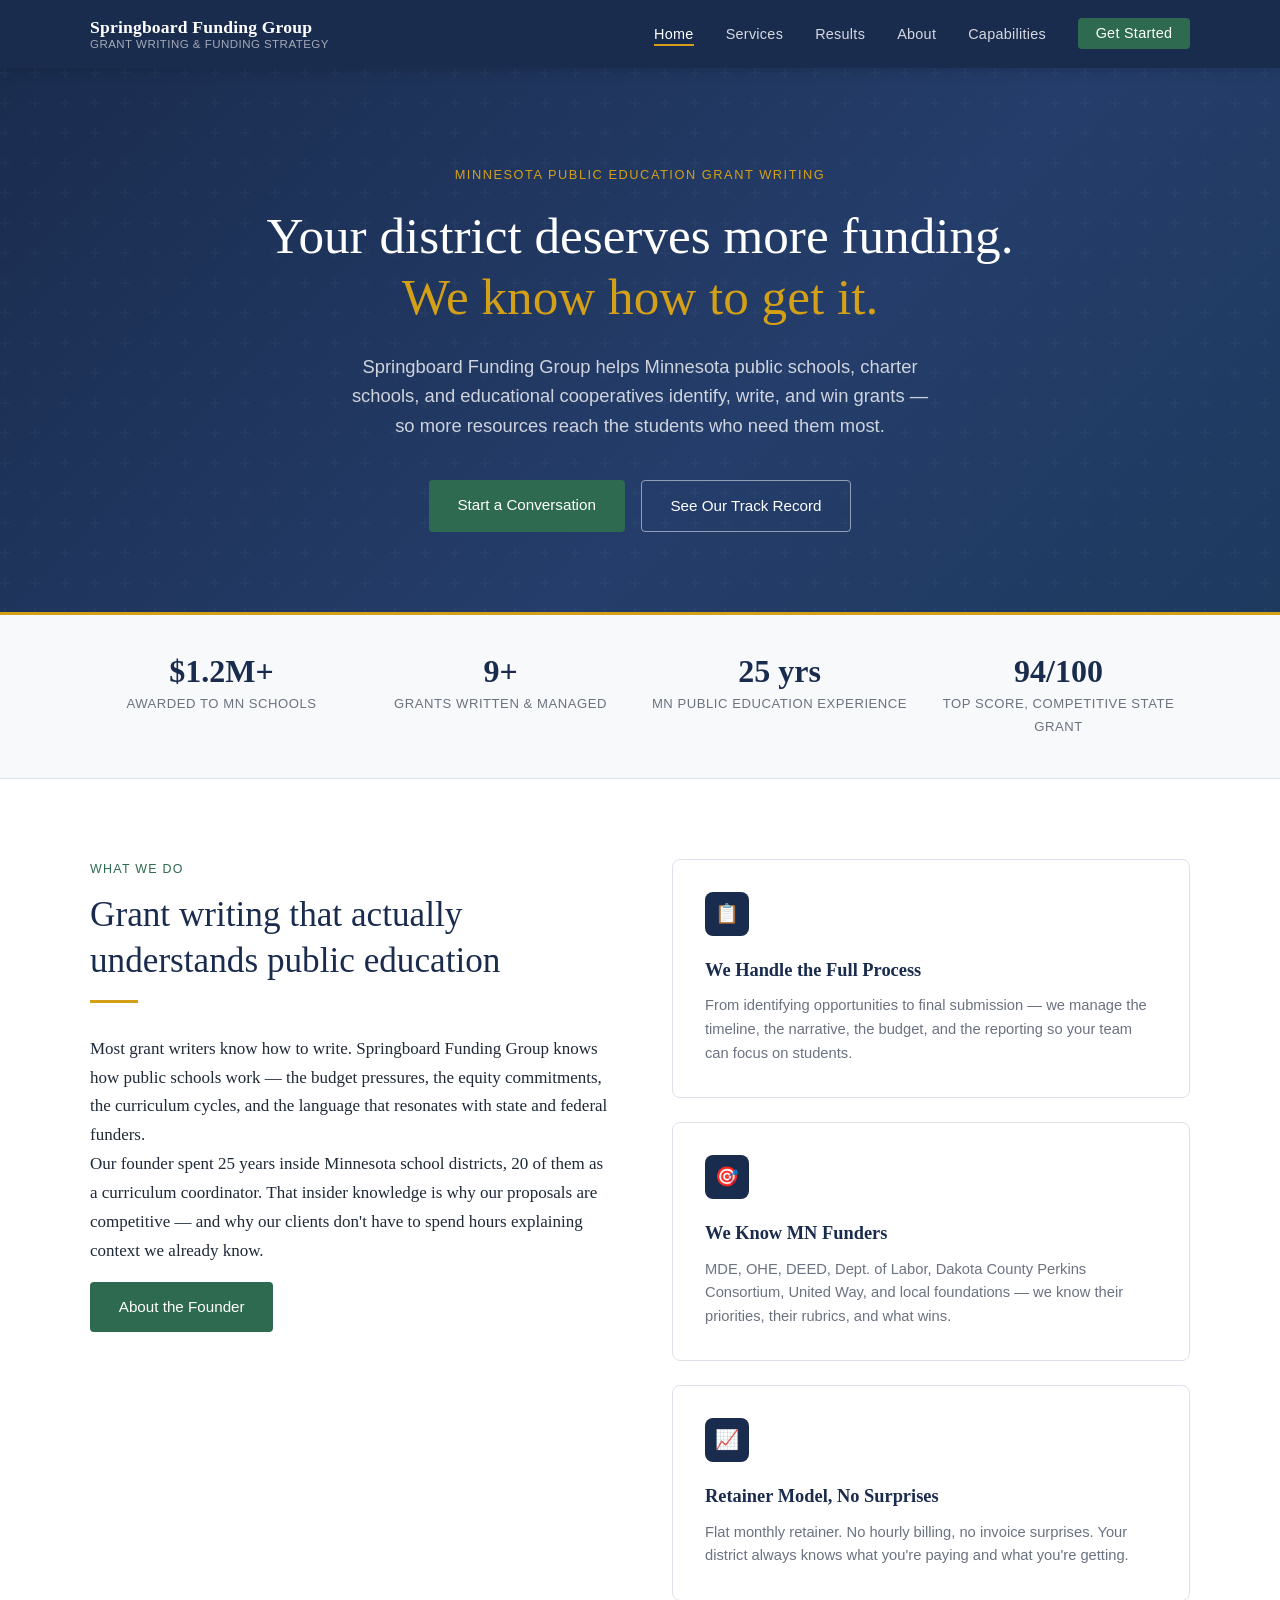
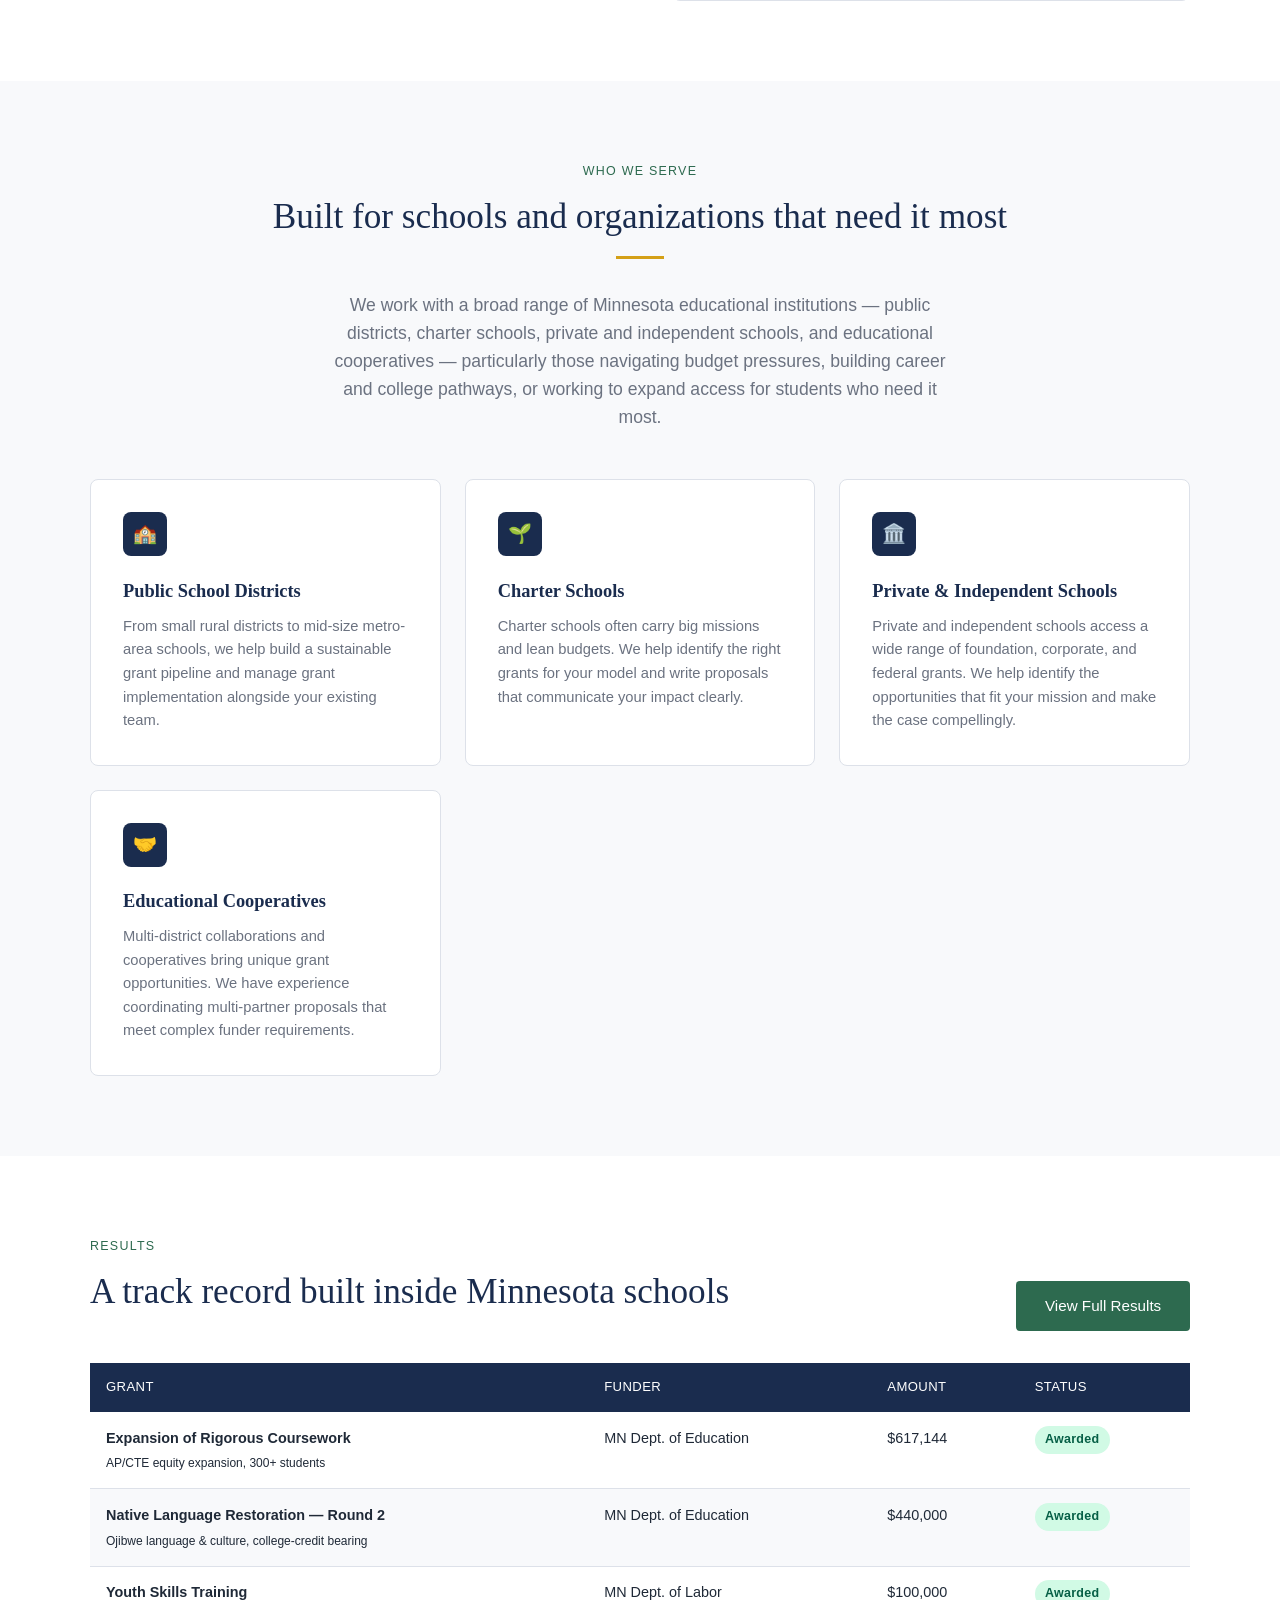
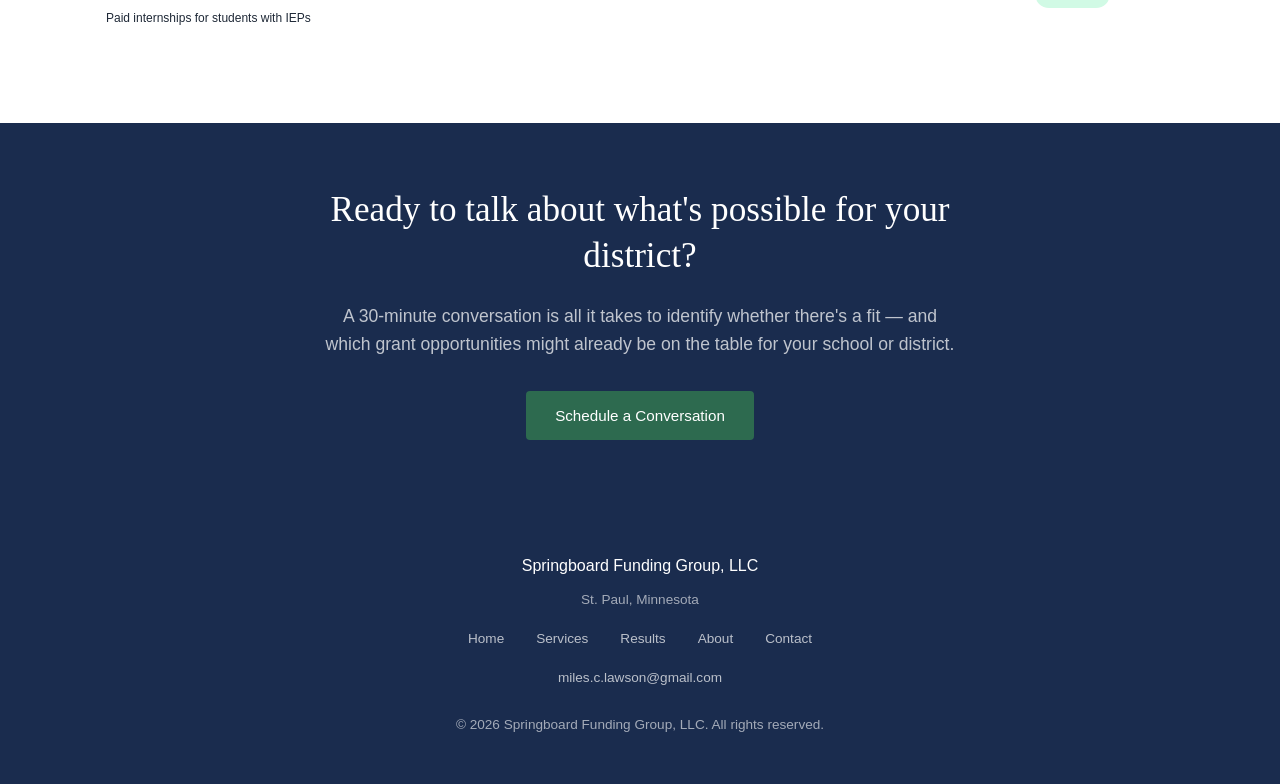
<file: index.html>
<!DOCTYPE html>
<html lang="en">
<head>
  <meta charset="UTF-8">
  <meta name="viewport" content="width=device-width, initial-scale=1.0">
  <title>Springboard Funding Group — Minnesota Education Grant Writing</title>
  <link rel="stylesheet" href="style.css">
  <!-- Google Analytics -->
  <script async src="https://www.googletagmanager.com/gtag/js?id=G-CRXTPTLB4G"></script>
  <script>
    window.dataLayer = window.dataLayer || [];
    function gtag(){dataLayer.push(arguments);}
    gtag("js", new Date());
    gtag("config", "G-CRXTPTLB4G");
  </script>
</head>
<body>

<nav>
  <div class="nav-inner">
    <a href="index.html" class="nav-logo">
      <span class="nav-logo-main">Springboard Funding Group</span>
      <span class="nav-logo-sub">Grant Writing &amp; Funding Strategy</span>
    </a>
    <ul class="nav-links">
      <li><a href="index.html" class="active">Home</a></li>
      <li><a href="services.html">Services</a></li>
      <li><a href="results.html">Results</a></li>
      <li><a href="about.html">About</a></li>
      <li><a href="capabilities.html">Capabilities</a></li>
      <li><a href="contact.html" class="nav-cta">Get Started</a></li>
    </ul>
  </div>
</nav>

<!-- HERO -->
<section class="hero">
  <div class="hero-inner">
    <p class="hero-eyebrow">Minnesota Public Education Grant Writing</p>
    <h1>Your district deserves more funding.<br><em>We know how to get it.</em></h1>
    <p class="hero-sub">Springboard Funding Group helps Minnesota public schools, charter schools, and educational cooperatives identify, write, and win grants — so more resources reach the students who need them most.</p>
    <div class="hero-actions">
      <a href="contact.html" class="btn btn-primary">Start a Conversation</a>
      <a href="results.html" class="btn btn-secondary">See Our Track Record</a>
    </div>
  </div>
</section>

<!-- STATS -->
<div class="stats-bar">
  <div class="stats-inner">
    <div>
      <div class="stat-num">$1.2M+</div>
      <div class="stat-label">Awarded to MN Schools</div>
    </div>
    <div>
      <div class="stat-num">9+</div>
      <div class="stat-label">Grants Written &amp; Managed</div>
    </div>
    <div>
      <div class="stat-num">25 yrs</div>
      <div class="stat-label">MN Public Education Experience</div>
    </div>
    <div>
      <div class="stat-num">94/100</div>
      <div class="stat-label">Top Score, Competitive State Grant</div>
    </div>
  </div>
</div>

<!-- WHAT WE DO -->
<section>
  <div class="section-inner">
    <div class="two-col">
      <div>
        <p class="section-label">What We Do</p>
        <h2>Grant writing that actually understands public education</h2>
        <div class="divider"></div>
        <p>Most grant writers know how to write. Springboard Funding Group knows how public schools work — the budget pressures, the equity commitments, the curriculum cycles, and the language that resonates with state and federal funders.</p>
        <p>Our founder spent 25 years inside Minnesota school districts, 20 of them as a curriculum coordinator. That insider knowledge is why our proposals are competitive — and why our clients don't have to spend hours explaining context we already know.</p>
        <a href="about.html" class="btn btn-primary" style="margin-top:1rem;">About the Founder</a>
      </div>
      <div>
        <div class="card" style="margin-bottom:1.5rem;">
          <div class="card-icon">📋</div>
          <h3>We Handle the Full Process</h3>
          <p>From identifying opportunities to final submission — we manage the timeline, the narrative, the budget, and the reporting so your team can focus on students.</p>
        </div>
        <div class="card" style="margin-bottom:1.5rem;">
          <div class="card-icon">🎯</div>
          <h3>We Know MN Funders</h3>
          <p>MDE, OHE, DEED, Dept. of Labor, Dakota County Perkins Consortium, United Way, and local foundations — we know their priorities, their rubrics, and what wins.</p>
        </div>
        <div class="card">
          <div class="card-icon">📈</div>
          <h3>Retainer Model, No Surprises</h3>
          <p>Flat monthly retainer. No hourly billing, no invoice surprises. Your district always knows what you're paying and what you're getting.</p>
        </div>
      </div>
    </div>
  </div>
</section>

<!-- WHO WE SERVE -->
<section class="bg-alt">
  <div class="section-inner" style="text-align:center; max-width:760px; margin:0 auto;">
    <p class="section-label">Who We Serve</p>
    <h2>Built for schools and organizations that need it most</h2>
    <div class="divider" style="margin:1rem auto 2rem;"></div>
    <p class="lead" style="margin:0 auto 3rem;">We work with a broad range of Minnesota educational institutions — public districts, charter schools, private and independent schools, and educational cooperatives — particularly those navigating budget pressures, building career and college pathways, or working to expand access for students who need it most.</p>
  </div>
  <div class="section-inner">
    <div class="card-grid">
      <div class="card">
        <div class="card-icon">🏫</div>
        <h3>Public School Districts</h3>
        <p>From small rural districts to mid-size metro-area schools, we help build a sustainable grant pipeline and manage grant implementation alongside your existing team.</p>
      </div>
      <div class="card">
        <div class="card-icon">🌱</div>
        <h3>Charter Schools</h3>
        <p>Charter schools often carry big missions and lean budgets. We help identify the right grants for your model and write proposals that communicate your impact clearly.</p>
      </div>
      <div class="card">
        <div class="card-icon">🏛️</div>
        <h3>Private &amp; Independent Schools</h3>
        <p>Private and independent schools access a wide range of foundation, corporate, and federal grants. We help identify the opportunities that fit your mission and make the case compellingly.</p>
      </div>
      <div class="card">
        <div class="card-icon">🤝</div>
        <h3>Educational Cooperatives</h3>
        <p>Multi-district collaborations and cooperatives bring unique grant opportunities. We have experience coordinating multi-partner proposals that meet complex funder requirements.</p>
      </div>
    </div>
  </div>
</section>

<!-- RECENT RESULTS PREVIEW -->
<section>
  <div class="section-inner">
    <div style="display:flex; justify-content:space-between; align-items:flex-end; flex-wrap:wrap; gap:1rem; margin-bottom:2rem;">
      <div>
        <p class="section-label">Results</p>
        <h2>A track record built inside Minnesota schools</h2>
      </div>
      <a href="results.html" class="btn btn-primary">View Full Results</a>
    </div>
    <table class="results-table">
      <thead>
        <tr>
          <th>Grant</th>
          <th>Funder</th>
          <th>Amount</th>
          <th>Status</th>
        </tr>
      </thead>
      <tbody>
        <tr>
          <td><strong>Expansion of Rigorous Coursework</strong><br><small>AP/CTE equity expansion, 300+ students</small></td>
          <td>MN Dept. of Education</td>
          <td>$617,144</td>
          <td><span class="badge badge-awarded">Awarded</span></td>
        </tr>
        <tr>
          <td><strong>Native Language Restoration — Round 2</strong><br><small>Ojibwe language &amp; culture, college-credit bearing</small></td>
          <td>MN Dept. of Education</td>
          <td>$440,000</td>
          <td><span class="badge badge-awarded">Awarded</span></td>
        </tr>
        <tr>
          <td><strong>Youth Skills Training</strong><br><small>Paid internships for students with IEPs</small></td>
          <td>MN Dept. of Labor</td>
          <td>$100,000</td>
          <td><span class="badge badge-awarded">Awarded</span></td>
        </tr>
      </tbody>
    </table>
  </div>
</section>

<!-- CTA BAND -->
<section class="bg-navy" style="padding:4rem 2rem; text-align:center;">
  <div class="section-inner" style="max-width:680px; margin:0 auto;">
    <h2 style="color:var(--white);">Ready to talk about what's possible for your district?</h2>
    <p class="lead" style="color:rgba(255,255,255,0.72); margin:1.5rem auto 2rem;">A 30-minute conversation is all it takes to identify whether there's a fit — and which grant opportunities might already be on the table for your school or district.</p>
    <a href="contact.html" class="btn btn-primary">Schedule a Conversation</a>
  </div>
</section>

<footer>
  <div class="footer-name">Springboard Funding Group, LLC</div>
  <div>St. Paul, Minnesota</div>
  <ul class="footer-links">
    <li><a href="index.html">Home</a></li>
    <li><a href="services.html">Services</a></li>
    <li><a href="results.html">Results</a></li>
    <li><a href="about.html">About</a></li>
    <li><a href="contact.html">Contact</a></li>
  </ul>
  <div><a href="mailto:miles.c.lawson@gmail.com">miles.c.lawson@gmail.com</a></div>
  <div style="margin-top:1.5rem;">&copy; 2026 Springboard Funding Group, LLC. All rights reserved.</div>
</footer>

</body>
</html>
</file>
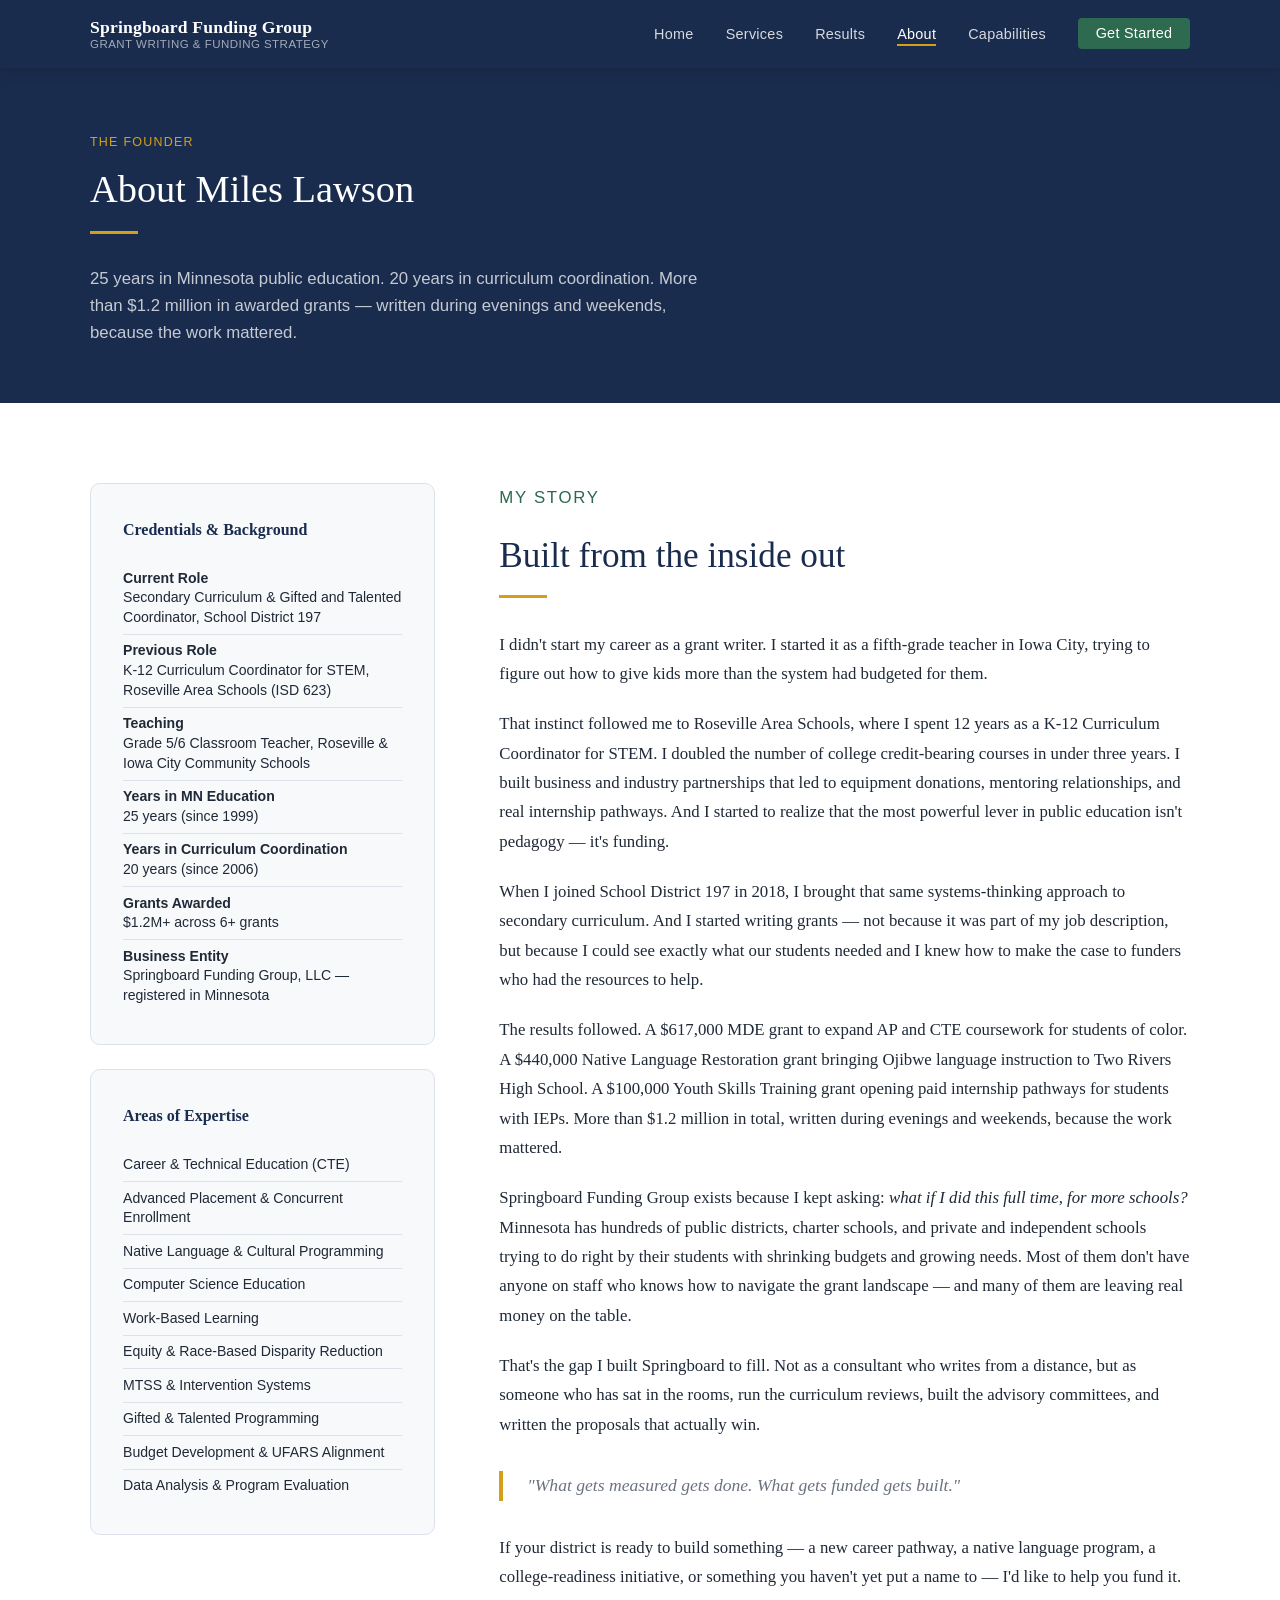
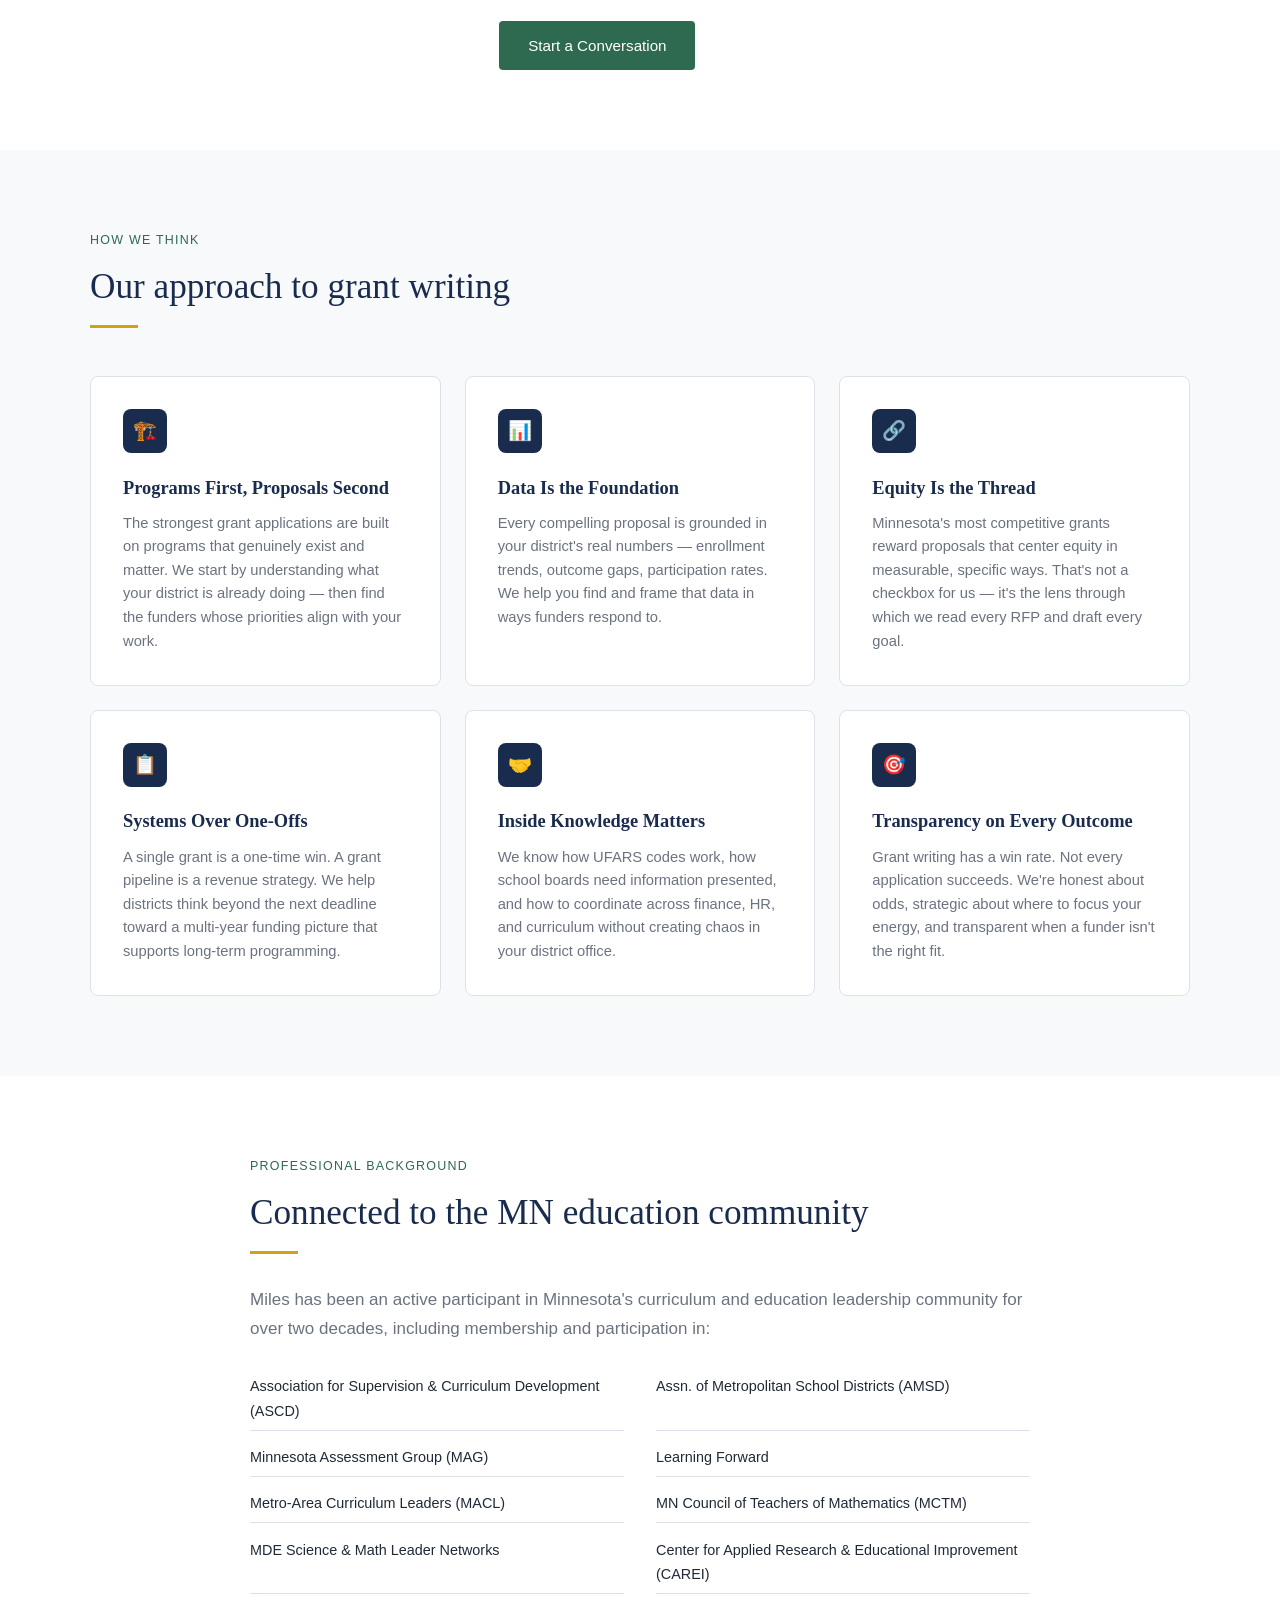
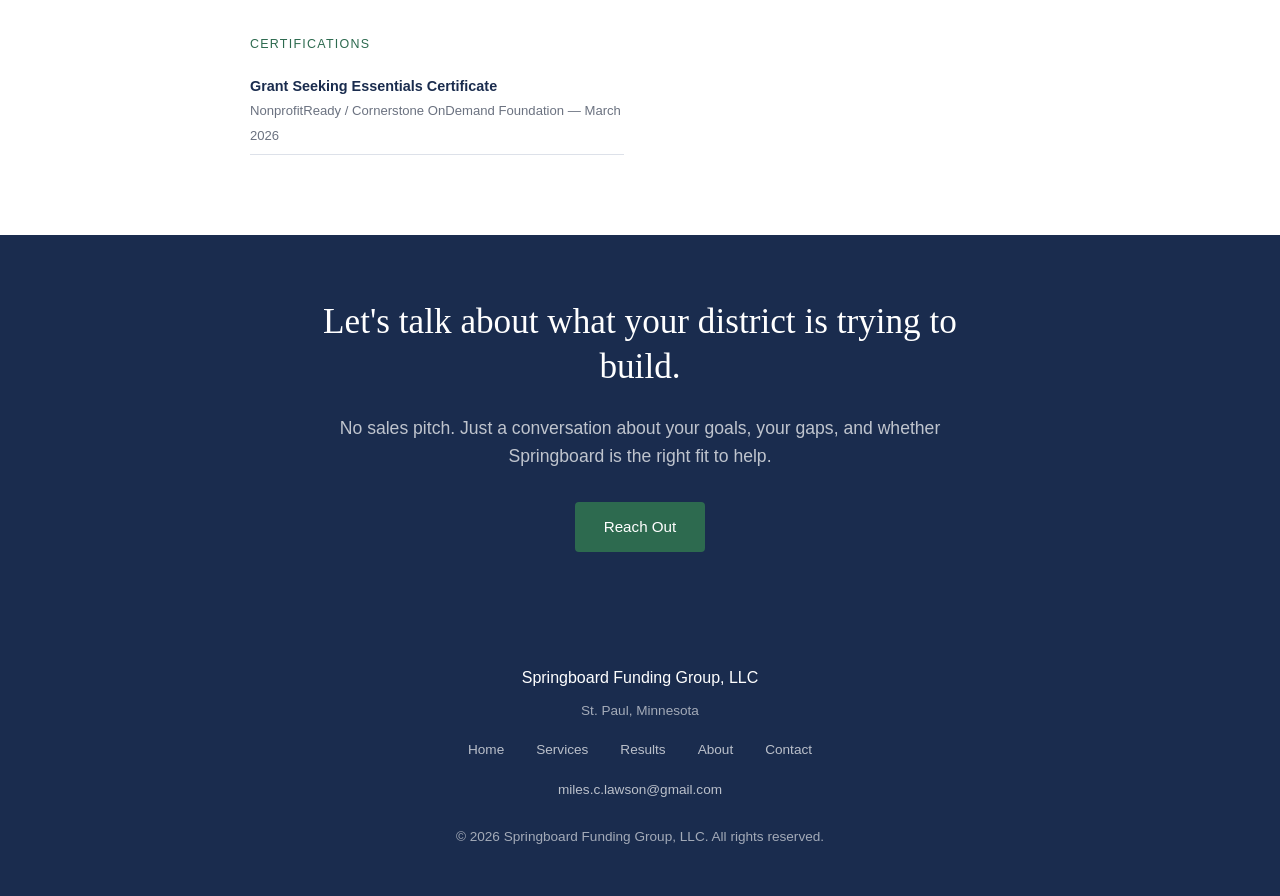
<file: about.html>
<!DOCTYPE html>
<html lang="en">
<head>
  <meta charset="UTF-8">
  <meta name="viewport" content="width=device-width, initial-scale=1.0">
  <title>About — Springboard Funding Group</title>
  <link rel="stylesheet" href="style.css">
  <!-- Google Analytics -->
  <script async src="https://www.googletagmanager.com/gtag/js?id=G-CRXTPTLB4G"></script>
  <script>
    window.dataLayer = window.dataLayer || [];
    function gtag(){dataLayer.push(arguments);}
    gtag("js", new Date());
    gtag("config", "G-CRXTPTLB4G");
  </script>
</head>
<body>

<nav>
  <div class="nav-inner">
    <a href="index.html" class="nav-logo">
      <span class="nav-logo-main">Springboard Funding Group</span>
      <span class="nav-logo-sub">Grant Writing &amp; Funding Strategy</span>
    </a>
    <ul class="nav-links">
      <li><a href="index.html">Home</a></li>
      <li><a href="services.html">Services</a></li>
      <li><a href="results.html">Results</a></li>
      <li><a href="about.html" class="active">About</a></li>
      <li><a href="capabilities.html">Capabilities</a></li>
      <li><a href="contact.html" class="nav-cta">Get Started</a></li>
    </ul>
  </div>
</nav>

<!-- PAGE HEADER -->
<section style="background:var(--navy); padding:4rem 2rem 3.5rem; color:var(--white);">
  <div class="section-inner">
    <p class="section-label" style="color:var(--gold);">The Founder</p>
    <h2 style="color:var(--white); font-size:2.4rem;">About Miles Lawson</h2>
    <div class="divider"></div>
    <p style="color:rgba(255,255,255,0.75); font-family:Arial,sans-serif; font-size:1.05rem; max-width:620px; line-height:1.6;">25 years in Minnesota public education. 20 years in curriculum coordination. More than $1.2 million in awarded grants — written during evenings and weekends, because the work mattered.</p>
  </div>
</section>

<!-- BIO -->
<section>
  <div class="section-inner">
    <div class="bio-block">
      <div>
        <div class="bio-sidebar">
          <h3>Credentials &amp; Background</h3>
          <ul class="credential-list">
            <li><strong>Current Role</strong><br>Secondary Curriculum &amp; Gifted and Talented Coordinator, School District 197</li>
            <li><strong>Previous Role</strong><br>K-12 Curriculum Coordinator for STEM, Roseville Area Schools (ISD 623)</li>
            <li><strong>Teaching</strong><br>Grade 5/6 Classroom Teacher, Roseville &amp; Iowa City Community Schools</li>
            <li><strong>Years in MN Education</strong><br>25 years (since 1999)</li>
            <li><strong>Years in Curriculum Coordination</strong><br>20 years (since 2006)</li>
            <li><strong>Grants Awarded</strong><br>$1.2M+ across 6+ grants</li>
            <li><strong>Business Entity</strong><br>Springboard Funding Group, LLC — registered in Minnesota</li>
          </ul>
        </div>

        <div class="bio-sidebar" style="margin-top:1.5rem;">
          <h3>Areas of Expertise</h3>
          <ul class="credential-list">
            <li>Career &amp; Technical Education (CTE)</li>
            <li>Advanced Placement &amp; Concurrent Enrollment</li>
            <li>Native Language &amp; Cultural Programming</li>
            <li>Computer Science Education</li>
            <li>Work-Based Learning</li>
            <li>Equity &amp; Race-Based Disparity Reduction</li>
            <li>MTSS &amp; Intervention Systems</li>
            <li>Gifted &amp; Talented Programming</li>
            <li>Budget Development &amp; UFARS Alignment</li>
            <li>Data Analysis &amp; Program Evaluation</li>
          </ul>
        </div>
      </div>

      <div class="bio-body">
        <p class="section-label">My Story</p>
        <h2>Built from the inside out</h2>
        <div class="divider"></div>

        <p>I didn't start my career as a grant writer. I started it as a fifth-grade teacher in Iowa City, trying to figure out how to give kids more than the system had budgeted for them.</p>

        <p>That instinct followed me to Roseville Area Schools, where I spent 12 years as a K-12 Curriculum Coordinator for STEM. I doubled the number of college credit-bearing courses in under three years. I built business and industry partnerships that led to equipment donations, mentoring relationships, and real internship pathways. And I started to realize that the most powerful lever in public education isn't pedagogy — it's funding.</p>

        <p>When I joined School District 197 in 2018, I brought that same systems-thinking approach to secondary curriculum. And I started writing grants — not because it was part of my job description, but because I could see exactly what our students needed and I knew how to make the case to funders who had the resources to help.</p>

        <p>The results followed. A $617,000 MDE grant to expand AP and CTE coursework for students of color. A $440,000 Native Language Restoration grant bringing Ojibwe language instruction to Two Rivers High School. A $100,000 Youth Skills Training grant opening paid internship pathways for students with IEPs. More than $1.2 million in total, written during evenings and weekends, because the work mattered.</p>

        <p>Springboard Funding Group exists because I kept asking: <em>what if I did this full time, for more schools?</em> Minnesota has hundreds of public districts, charter schools, and private and independent schools trying to do right by their students with shrinking budgets and growing needs. Most of them don't have anyone on staff who knows how to navigate the grant landscape — and many of them are leaving real money on the table.</p>

        <p>That's the gap I built Springboard to fill. Not as a consultant who writes from a distance, but as someone who has sat in the rooms, run the curriculum reviews, built the advisory committees, and written the proposals that actually win.</p>

        <blockquote>"What gets measured gets done. What gets funded gets built."</blockquote>

        <p>If your district is ready to build something — a new career pathway, a native language program, a college-readiness initiative, or something you haven't yet put a name to — I'd like to help you fund it.</p>

        <a href="contact.html" class="btn btn-primary" style="margin-top:0.5rem;">Start a Conversation</a>
      </div>
    </div>
  </div>
</section>

<!-- PHILOSOPHY -->
<section class="bg-alt">
  <div class="section-inner">
    <p class="section-label">How We Think</p>
    <h2>Our approach to grant writing</h2>
    <div class="divider"></div>
    <div class="card-grid">
      <div class="card">
        <div class="card-icon">🏗️</div>
        <h3>Programs First, Proposals Second</h3>
        <p>The strongest grant applications are built on programs that genuinely exist and matter. We start by understanding what your district is already doing — then find the funders whose priorities align with your work.</p>
      </div>
      <div class="card">
        <div class="card-icon">📊</div>
        <h3>Data Is the Foundation</h3>
        <p>Every compelling proposal is grounded in your district's real numbers — enrollment trends, outcome gaps, participation rates. We help you find and frame that data in ways funders respond to.</p>
      </div>
      <div class="card">
        <div class="card-icon">🔗</div>
        <h3>Equity Is the Thread</h3>
        <p>Minnesota's most competitive grants reward proposals that center equity in measurable, specific ways. That's not a checkbox for us — it's the lens through which we read every RFP and draft every goal.</p>
      </div>
      <div class="card">
        <div class="card-icon">📋</div>
        <h3>Systems Over One-Offs</h3>
        <p>A single grant is a one-time win. A grant pipeline is a revenue strategy. We help districts think beyond the next deadline toward a multi-year funding picture that supports long-term programming.</p>
      </div>
      <div class="card">
        <div class="card-icon">🤝</div>
        <h3>Inside Knowledge Matters</h3>
        <p>We know how UFARS codes work, how school boards need information presented, and how to coordinate across finance, HR, and curriculum without creating chaos in your district office.</p>
      </div>
      <div class="card">
        <div class="card-icon">🎯</div>
        <h3>Transparency on Every Outcome</h3>
        <p>Grant writing has a win rate. Not every application succeeds. We're honest about odds, strategic about where to focus your energy, and transparent when a funder isn't the right fit.</p>
      </div>
    </div>
  </div>
</section>

<!-- PROFESSIONAL AFFILIATIONS -->
<section>
  <div class="section-inner" style="max-width:780px;">
    <p class="section-label">Professional Background</p>
    <h2>Connected to the MN education community</h2>
    <div class="divider"></div>
    <p style="font-family:Arial,sans-serif; color:var(--gray); line-height:1.7; margin-bottom:1.5rem;">Miles has been an active participant in Minnesota's curriculum and education leadership community for over two decades, including membership and participation in:</p>
    <div style="display:grid; grid-template-columns:1fr 1fr; gap:0.5rem 2rem; font-family:Arial,sans-serif; font-size:0.9rem; color:var(--text);">
      <div style="padding:0.4rem 0; border-bottom:1px solid var(--border);">Association for Supervision &amp; Curriculum Development (ASCD)</div>
      <div style="padding:0.4rem 0; border-bottom:1px solid var(--border);">Assn. of Metropolitan School Districts (AMSD)</div>
      <div style="padding:0.4rem 0; border-bottom:1px solid var(--border);">Minnesota Assessment Group (MAG)</div>
      <div style="padding:0.4rem 0; border-bottom:1px solid var(--border);">Learning Forward</div>
      <div style="padding:0.4rem 0; border-bottom:1px solid var(--border);">Metro-Area Curriculum Leaders (MACL)</div>
      <div style="padding:0.4rem 0; border-bottom:1px solid var(--border);">MN Council of Teachers of Mathematics (MCTM)</div>
      <div style="padding:0.4rem 0; border-bottom:1px solid var(--border);">MDE Science &amp; Math Leader Networks</div>
      <div style="padding:0.4rem 0; border-bottom:1px solid var(--border);">Center for Applied Research &amp; Educational Improvement (CAREI)</div>
    </div>

    <p class="section-label" style="margin-top:2.5rem;">Certifications</p>
    <div style="display:grid; grid-template-columns:1fr 1fr; gap:0.5rem 2rem; font-family:Arial,sans-serif; font-size:0.9rem; color:var(--text);">
      <div style="padding:0.4rem 0; border-bottom:1px solid var(--border);">
        <strong style="color:var(--navy);">Grant Seeking Essentials Certificate</strong><br>
        <span style="color:var(--gray); font-size:0.82rem;">NonprofitReady / Cornerstone OnDemand Foundation — March 2026</span>
      </div>
    </div>
  </div>
</section>

<!-- CTA -->
<section class="bg-navy" style="padding:4rem 2rem; text-align:center;">
  <div class="section-inner" style="max-width:640px; margin:0 auto;">
    <h2 style="color:var(--white);">Let's talk about what your district is trying to build.</h2>
    <p class="lead" style="color:rgba(255,255,255,0.72); margin:1.5rem auto 2rem;">No sales pitch. Just a conversation about your goals, your gaps, and whether Springboard is the right fit to help.</p>
    <a href="contact.html" class="btn btn-primary">Reach Out</a>
  </div>
</section>

<footer>
  <div class="footer-name">Springboard Funding Group, LLC</div>
  <div>St. Paul, Minnesota</div>
  <ul class="footer-links">
    <li><a href="index.html">Home</a></li>
    <li><a href="services.html">Services</a></li>
    <li><a href="results.html">Results</a></li>
    <li><a href="about.html">About</a></li>
    <li><a href="contact.html">Contact</a></li>
  </ul>
  <div><a href="mailto:miles.c.lawson@gmail.com">miles.c.lawson@gmail.com</a></div>
  <div style="margin-top:1.5rem;">&copy; 2026 Springboard Funding Group, LLC. All rights reserved.</div>
</footer>

</body>
</html>
</file>
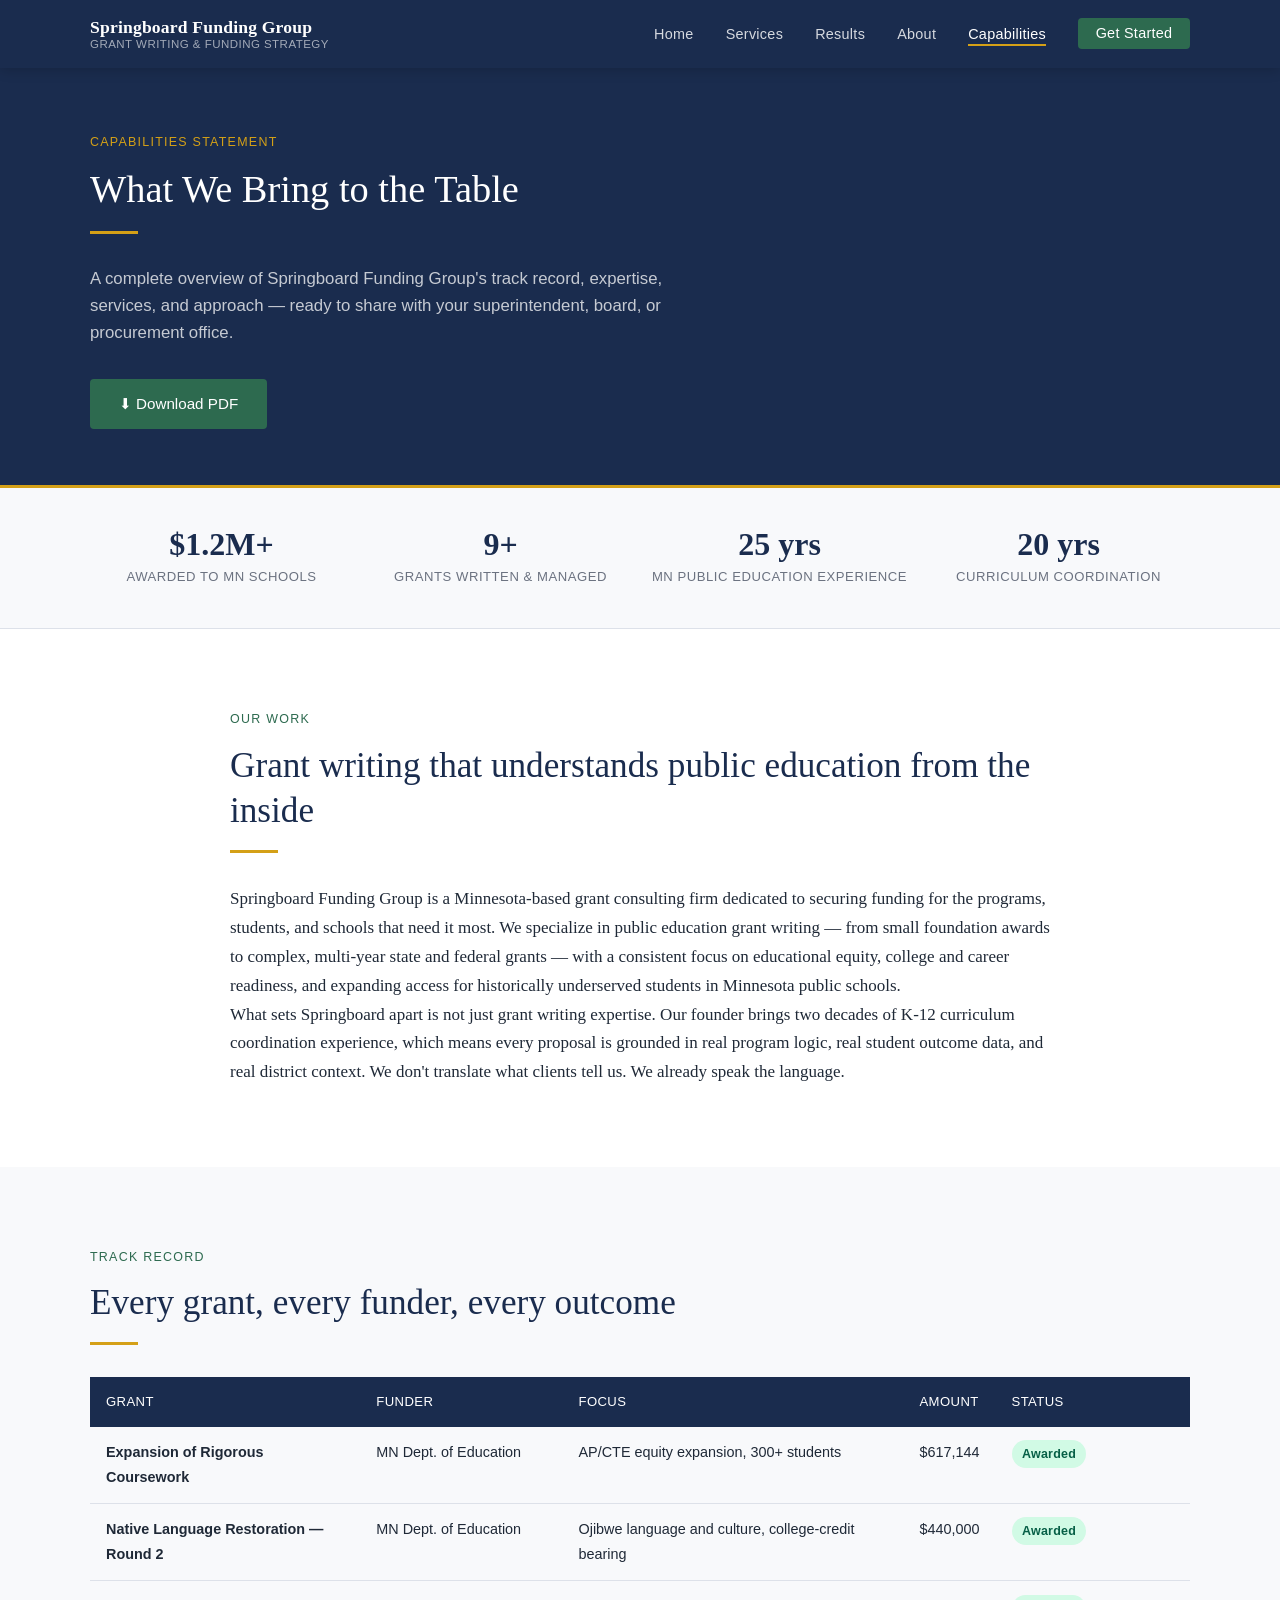
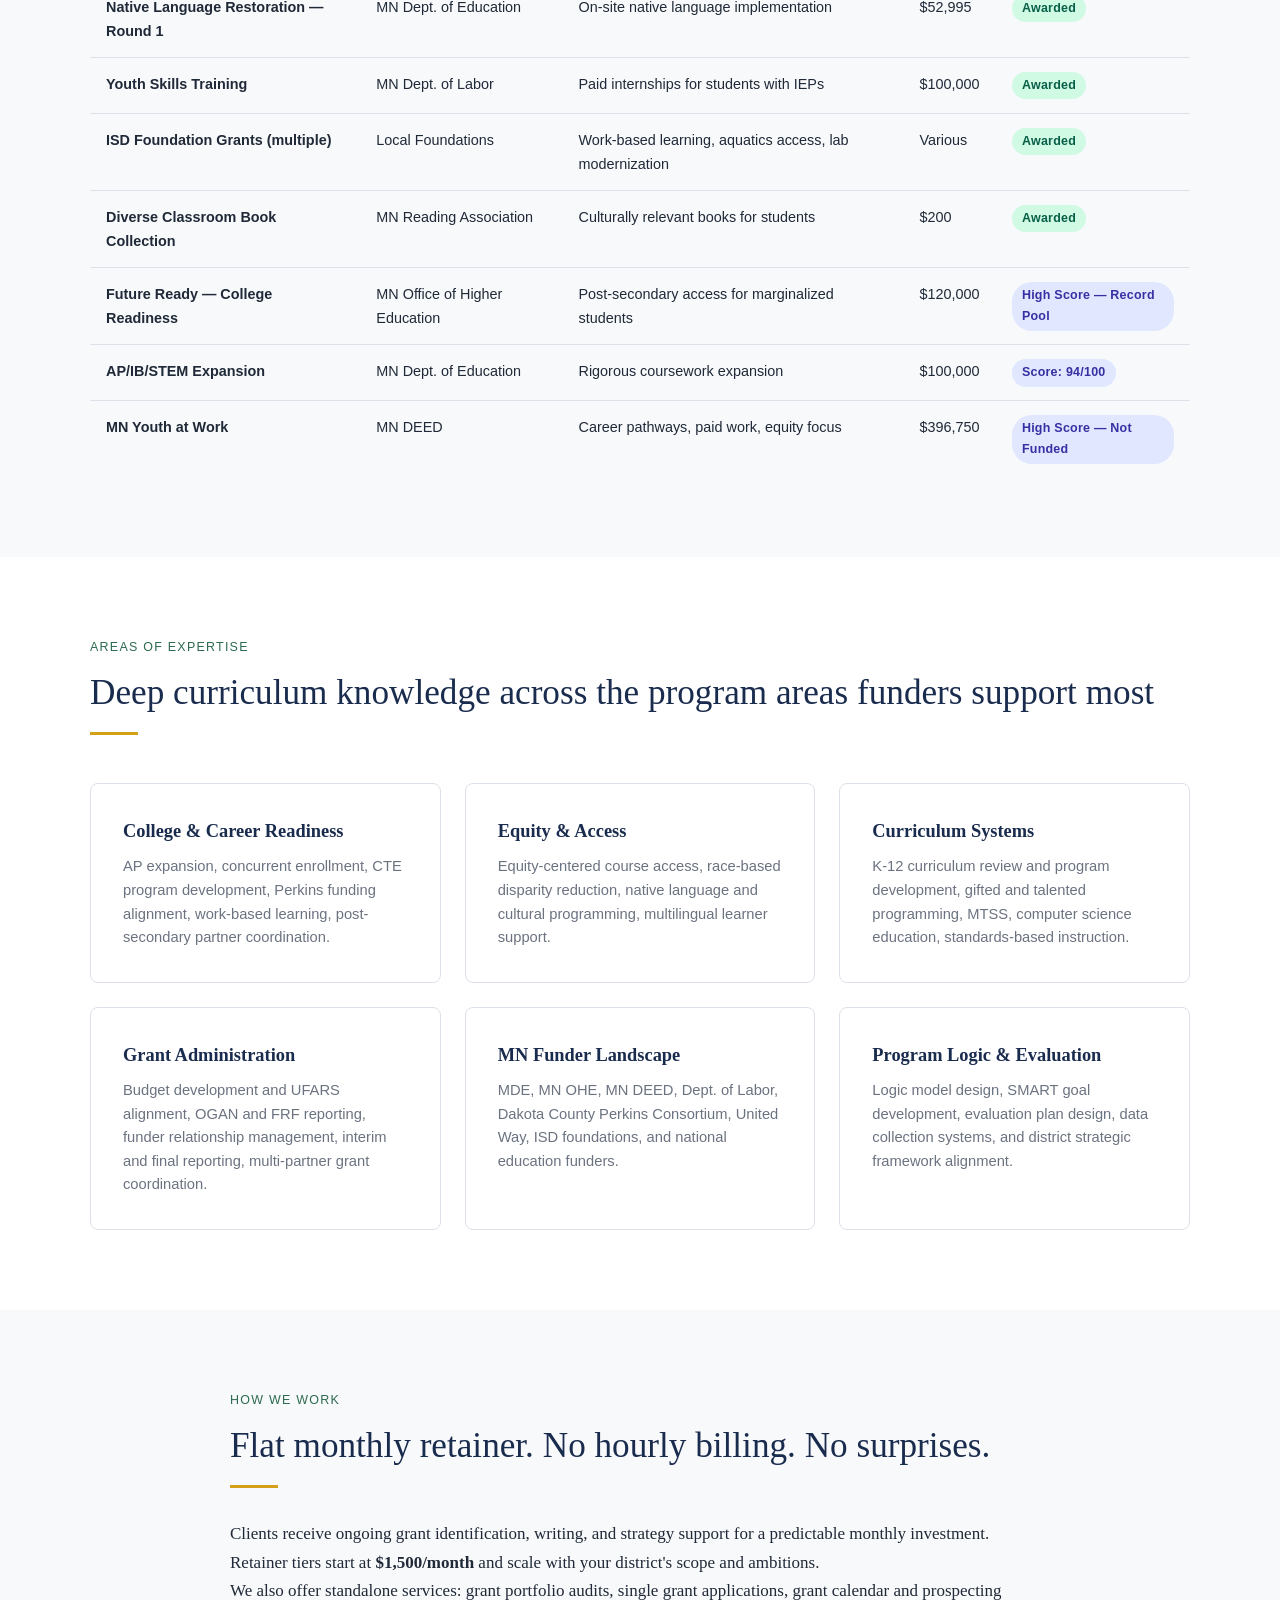
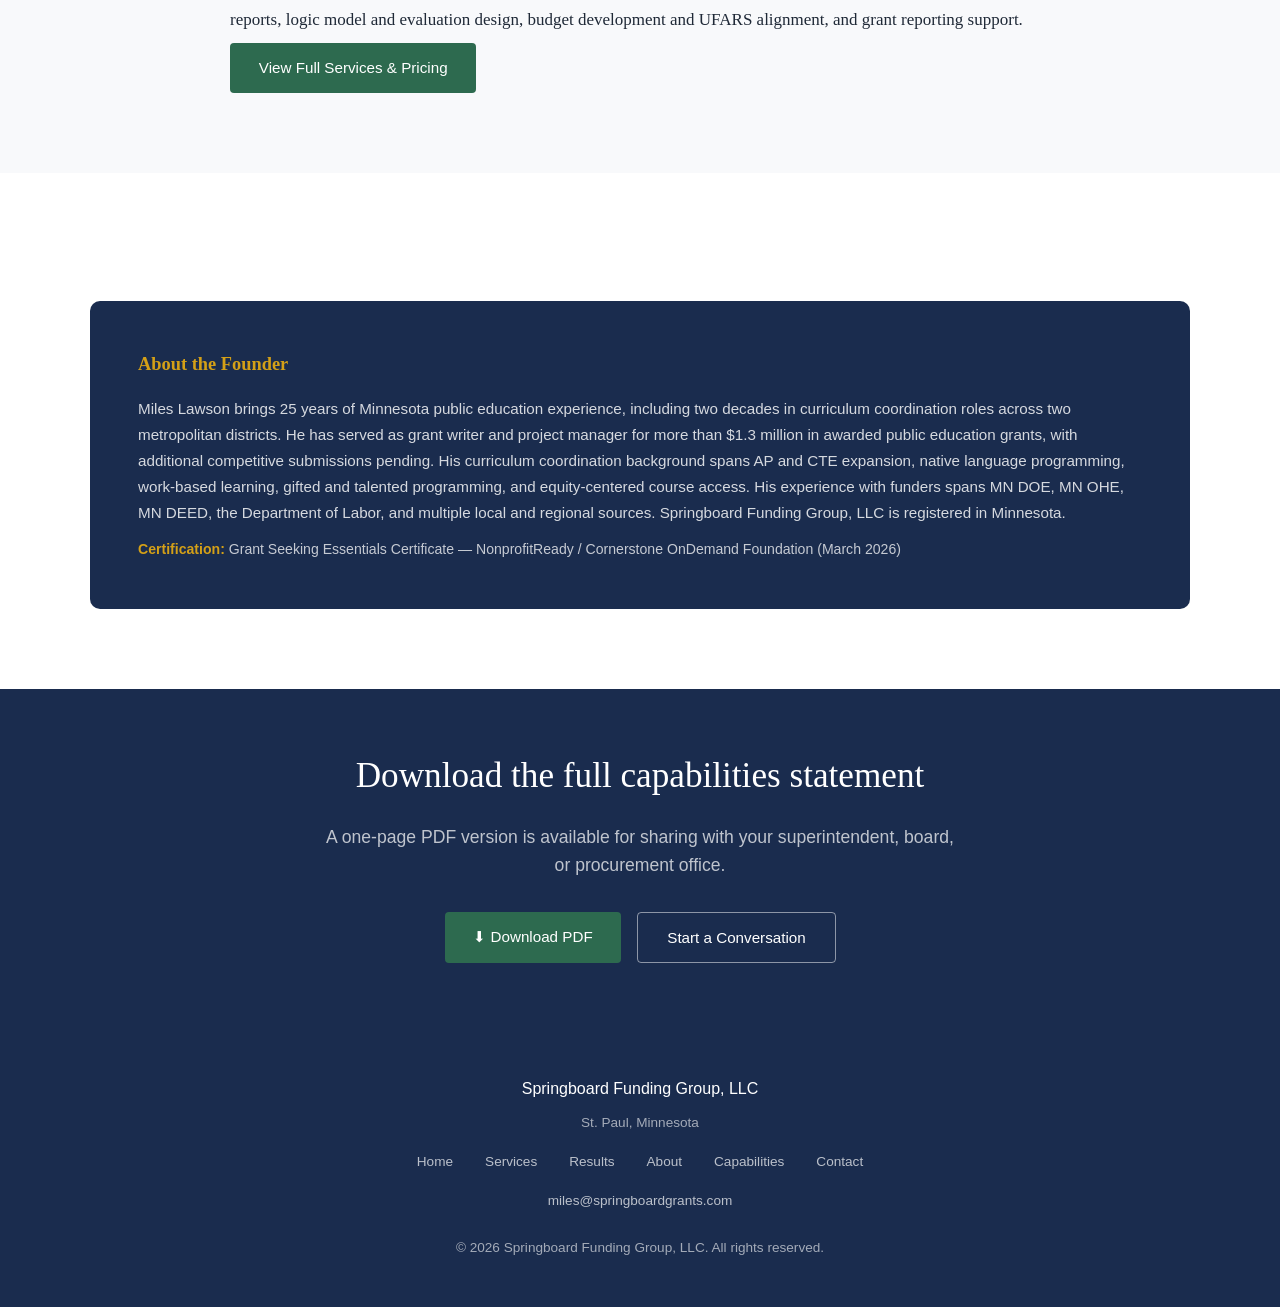
<file: capabilities.html>
<!DOCTYPE html>
<html lang="en">
<head>
  <meta charset="UTF-8">
  <meta name="viewport" content="width=device-width, initial-scale=1.0">
  <title>Capabilities Statement — Springboard Funding Group</title>
  <link rel="stylesheet" href="style.css">
  <!-- Google Analytics -->
  <script async src="https://www.googletagmanager.com/gtag/js?id=G-CRXTPTLB4G"></script>
  <script>
    window.dataLayer = window.dataLayer || [];
    function gtag(){dataLayer.push(arguments);}
    gtag("js", new Date());
    gtag("config", "G-CRXTPTLB4G");
  </script>
</head>
<body>

<nav>
  <div class="nav-inner">
    <a href="index.html" class="nav-logo">
      <span class="nav-logo-main">Springboard Funding Group</span>
      <span class="nav-logo-sub">Grant Writing &amp; Funding Strategy</span>
    </a>
    <ul class="nav-links">
      <li><a href="index.html">Home</a></li>
      <li><a href="services.html">Services</a></li>
      <li><a href="results.html">Results</a></li>
      <li><a href="about.html">About</a></li>
      <li><a href="capabilities.html" class="active">Capabilities</a></li>
      <li><a href="contact.html" class="nav-cta">Get Started</a></li>
    </ul>
  </div>
</nav>

<!-- PAGE HEADER -->
<section style="background:var(--navy); padding:4rem 2rem 3.5rem; color:var(--white);">
  <div class="section-inner">
    <p class="section-label" style="color:var(--gold);">Capabilities Statement</p>
    <h2 style="color:var(--white); font-size:2.4rem;">What We Bring to the Table</h2>
    <div class="divider"></div>
    <p style="color:rgba(255,255,255,0.75); font-family:Arial,sans-serif; font-size:1.05rem; max-width:620px; line-height:1.6; margin-bottom:2rem;">A complete overview of Springboard Funding Group's track record, expertise, services, and approach — ready to share with your superintendent, board, or procurement office.</p>
    <a href="capabilities-statement.pdf" download class="btn btn-primary" style="display:inline-flex; align-items:center; gap:0.5rem;">
      ⬇ Download PDF
    </a>
  </div>
</section>

<!-- STATS -->
<div class="stats-bar">
  <div class="stats-inner">
    <div>
      <div class="stat-num">$1.2M+</div>
      <div class="stat-label">Awarded to MN Schools</div>
    </div>
    <div>
      <div class="stat-num">9+</div>
      <div class="stat-label">Grants Written &amp; Managed</div>
    </div>
    <div>
      <div class="stat-num">25 yrs</div>
      <div class="stat-label">MN Public Education Experience</div>
    </div>
    <div>
      <div class="stat-num">20 yrs</div>
      <div class="stat-label">Curriculum Coordination</div>
    </div>
  </div>
</div>

<!-- OUR WORK -->
<section>
  <div class="section-inner" style="max-width:820px;">
    <p class="section-label">Our Work</p>
    <h2>Grant writing that understands public education from the inside</h2>
    <div class="divider"></div>
    <p>Springboard Funding Group is a Minnesota-based grant consulting firm dedicated to securing funding for the programs, students, and schools that need it most. We specialize in public education grant writing — from small foundation awards to complex, multi-year state and federal grants — with a consistent focus on educational equity, college and career readiness, and expanding access for historically underserved students in Minnesota public schools.</p>
    <p>What sets Springboard apart is not just grant writing expertise. Our founder brings two decades of K-12 curriculum coordination experience, which means every proposal is grounded in real program logic, real student outcome data, and real district context. We don't translate what clients tell us. We already speak the language.</p>
  </div>
</section>

<!-- GRANT TABLE -->
<section class="bg-alt">
  <div class="section-inner">
    <p class="section-label">Track Record</p>
    <h2>Every grant, every funder, every outcome</h2>
    <div class="divider"></div>
    <table class="results-table">
      <thead>
        <tr>
          <th>Grant</th>
          <th>Funder</th>
          <th>Focus</th>
          <th>Amount</th>
          <th>Status</th>
        </tr>
      </thead>
      <tbody>
        <tr>
          <td><strong>Expansion of Rigorous Coursework</strong></td>
          <td>MN Dept. of Education</td>
          <td>AP/CTE equity expansion, 300+ students</td>
          <td>$617,144</td>
          <td><span class="badge badge-awarded">Awarded</span></td>
        </tr>
        <tr>
          <td><strong>Native Language Restoration — Round 2</strong></td>
          <td>MN Dept. of Education</td>
          <td>Ojibwe language and culture, college-credit bearing</td>
          <td>$440,000</td>
          <td><span class="badge badge-awarded">Awarded</span></td>
        </tr>
        <tr>
          <td><strong>Native Language Restoration — Round 1</strong></td>
          <td>MN Dept. of Education</td>
          <td>On-site native language implementation</td>
          <td>$52,995</td>
          <td><span class="badge badge-awarded">Awarded</span></td>
        </tr>
        <tr>
          <td><strong>Youth Skills Training</strong></td>
          <td>MN Dept. of Labor</td>
          <td>Paid internships for students with IEPs</td>
          <td>$100,000</td>
          <td><span class="badge badge-awarded">Awarded</span></td>
        </tr>
        <tr>
          <td><strong>ISD Foundation Grants (multiple)</strong></td>
          <td>Local Foundations</td>
          <td>Work-based learning, aquatics access, lab modernization</td>
          <td>Various</td>
          <td><span class="badge badge-awarded">Awarded</span></td>
        </tr>
        <tr>
          <td><strong>Diverse Classroom Book Collection</strong></td>
          <td>MN Reading Association</td>
          <td>Culturally relevant books for students</td>
          <td>$200</td>
          <td><span class="badge badge-awarded">Awarded</span></td>
        </tr>
        <tr>
          <td><strong>Future Ready — College Readiness</strong></td>
          <td>MN Office of Higher Education</td>
          <td>Post-secondary access for marginalized students</td>
          <td>$120,000</td>
          <td><span class="badge badge-score">High Score — Record Pool</span></td>
        </tr>
        <tr>
          <td><strong>AP/IB/STEM Expansion</strong></td>
          <td>MN Dept. of Education</td>
          <td>Rigorous coursework expansion</td>
          <td>$100,000</td>
          <td><span class="badge badge-score">Score: 94/100</span></td>
        </tr>
        <tr>
          <td><strong>MN Youth at Work</strong></td>
          <td>MN DEED</td>
          <td>Career pathways, paid work, equity focus</td>
          <td>$396,750</td>
          <td><span class="badge badge-score">High Score — Not Funded</span></td>
        </tr>
      </tbody>
    </table>
  </div>
</section>

<!-- EXPERTISE -->
<section>
  <div class="section-inner">
    <p class="section-label">Areas of Expertise</p>
    <h2>Deep curriculum knowledge across the program areas funders support most</h2>
    <div class="divider"></div>
    <div class="card-grid">
      <div class="card">
        <h3>College &amp; Career Readiness</h3>
        <p>AP expansion, concurrent enrollment, CTE program development, Perkins funding alignment, work-based learning, post-secondary partner coordination.</p>
      </div>
      <div class="card">
        <h3>Equity &amp; Access</h3>
        <p>Equity-centered course access, race-based disparity reduction, native language and cultural programming, multilingual learner support.</p>
      </div>
      <div class="card">
        <h3>Curriculum Systems</h3>
        <p>K-12 curriculum review and program development, gifted and talented programming, MTSS, computer science education, standards-based instruction.</p>
      </div>
      <div class="card">
        <h3>Grant Administration</h3>
        <p>Budget development and UFARS alignment, OGAN and FRF reporting, funder relationship management, interim and final reporting, multi-partner grant coordination.</p>
      </div>
      <div class="card">
        <h3>MN Funder Landscape</h3>
        <p>MDE, MN OHE, MN DEED, Dept. of Labor, Dakota County Perkins Consortium, United Way, ISD foundations, and national education funders.</p>
      </div>
      <div class="card">
        <h3>Program Logic &amp; Evaluation</h3>
        <p>Logic model design, SMART goal development, evaluation plan design, data collection systems, and district strategic framework alignment.</p>
      </div>
    </div>
  </div>
</section>

<!-- HOW WE WORK -->
<section class="bg-alt">
  <div class="section-inner" style="max-width:820px;">
    <p class="section-label">How We Work</p>
    <h2>Flat monthly retainer. No hourly billing. No surprises.</h2>
    <div class="divider"></div>
    <p>Clients receive ongoing grant identification, writing, and strategy support for a predictable monthly investment. Retainer tiers start at <strong>$1,500/month</strong> and scale with your district's scope and ambitions.</p>
    <p>We also offer standalone services: grant portfolio audits, single grant applications, grant calendar and prospecting reports, logic model and evaluation design, budget development and UFARS alignment, and grant reporting support.</p>
    <a href="services.html" class="btn btn-primary" style="margin-top:0.5rem;">View Full Services &amp; Pricing</a>
  </div>
</section>

<!-- ABOUT -->
<section>
  <div class="section-inner">
    <div class="highlight-box">
      <h3>About the Founder</h3>
      <p>Miles Lawson brings 25 years of Minnesota public education experience, including two decades in curriculum coordination roles across two metropolitan districts. He has served as grant writer and project manager for more than $1.3 million in awarded public education grants, with additional competitive submissions pending. His curriculum coordination background spans AP and CTE expansion, native language programming, work-based learning, gifted and talented programming, and equity-centered course access. His experience with funders spans MN DOE, MN OHE, MN DEED, the Department of Labor, and multiple local and regional sources. Springboard Funding Group, LLC is registered in Minnesota.</p>
      <p style="margin-top:0.75rem; font-family:Arial,sans-serif; font-size:0.88rem; color:rgba(255,255,255,0.75);"><strong style="color:var(--gold);">Certification:</strong> Grant Seeking Essentials Certificate — NonprofitReady / Cornerstone OnDemand Foundation (March 2026)</p>
    </div>
  </div>
</section>

<!-- DOWNLOAD CTA -->
<section class="bg-navy" style="padding:4rem 2rem; text-align:center;">
  <div class="section-inner" style="max-width:640px; margin:0 auto;">
    <h2 style="color:var(--white);">Download the full capabilities statement</h2>
    <p class="lead" style="color:rgba(255,255,255,0.72); margin:1.5rem auto 2rem;">A one-page PDF version is available for sharing with your superintendent, board, or procurement office.</p>
    <div style="display:flex; gap:1rem; justify-content:center; flex-wrap:wrap;">
      <a href="capabilities-statement.pdf" download class="btn btn-primary">⬇ Download PDF</a>
      <a href="contact.html" class="btn btn-secondary">Start a Conversation</a>
    </div>
  </div>
</section>

<footer>
  <div class="footer-name">Springboard Funding Group, LLC</div>
  <div>St. Paul, Minnesota</div>
  <ul class="footer-links">
    <li><a href="index.html">Home</a></li>
    <li><a href="services.html">Services</a></li>
    <li><a href="results.html">Results</a></li>
    <li><a href="about.html">About</a></li>
    <li><a href="capabilities.html">Capabilities</a></li>
    <li><a href="contact.html">Contact</a></li>
  </ul>
  <div><a href="mailto:miles@springboardgrants.com">miles@springboardgrants.com</a></div>
  <div style="margin-top:1.5rem;">&copy; 2026 Springboard Funding Group, LLC. All rights reserved.</div>
</footer>

</body>
</html>
</file>
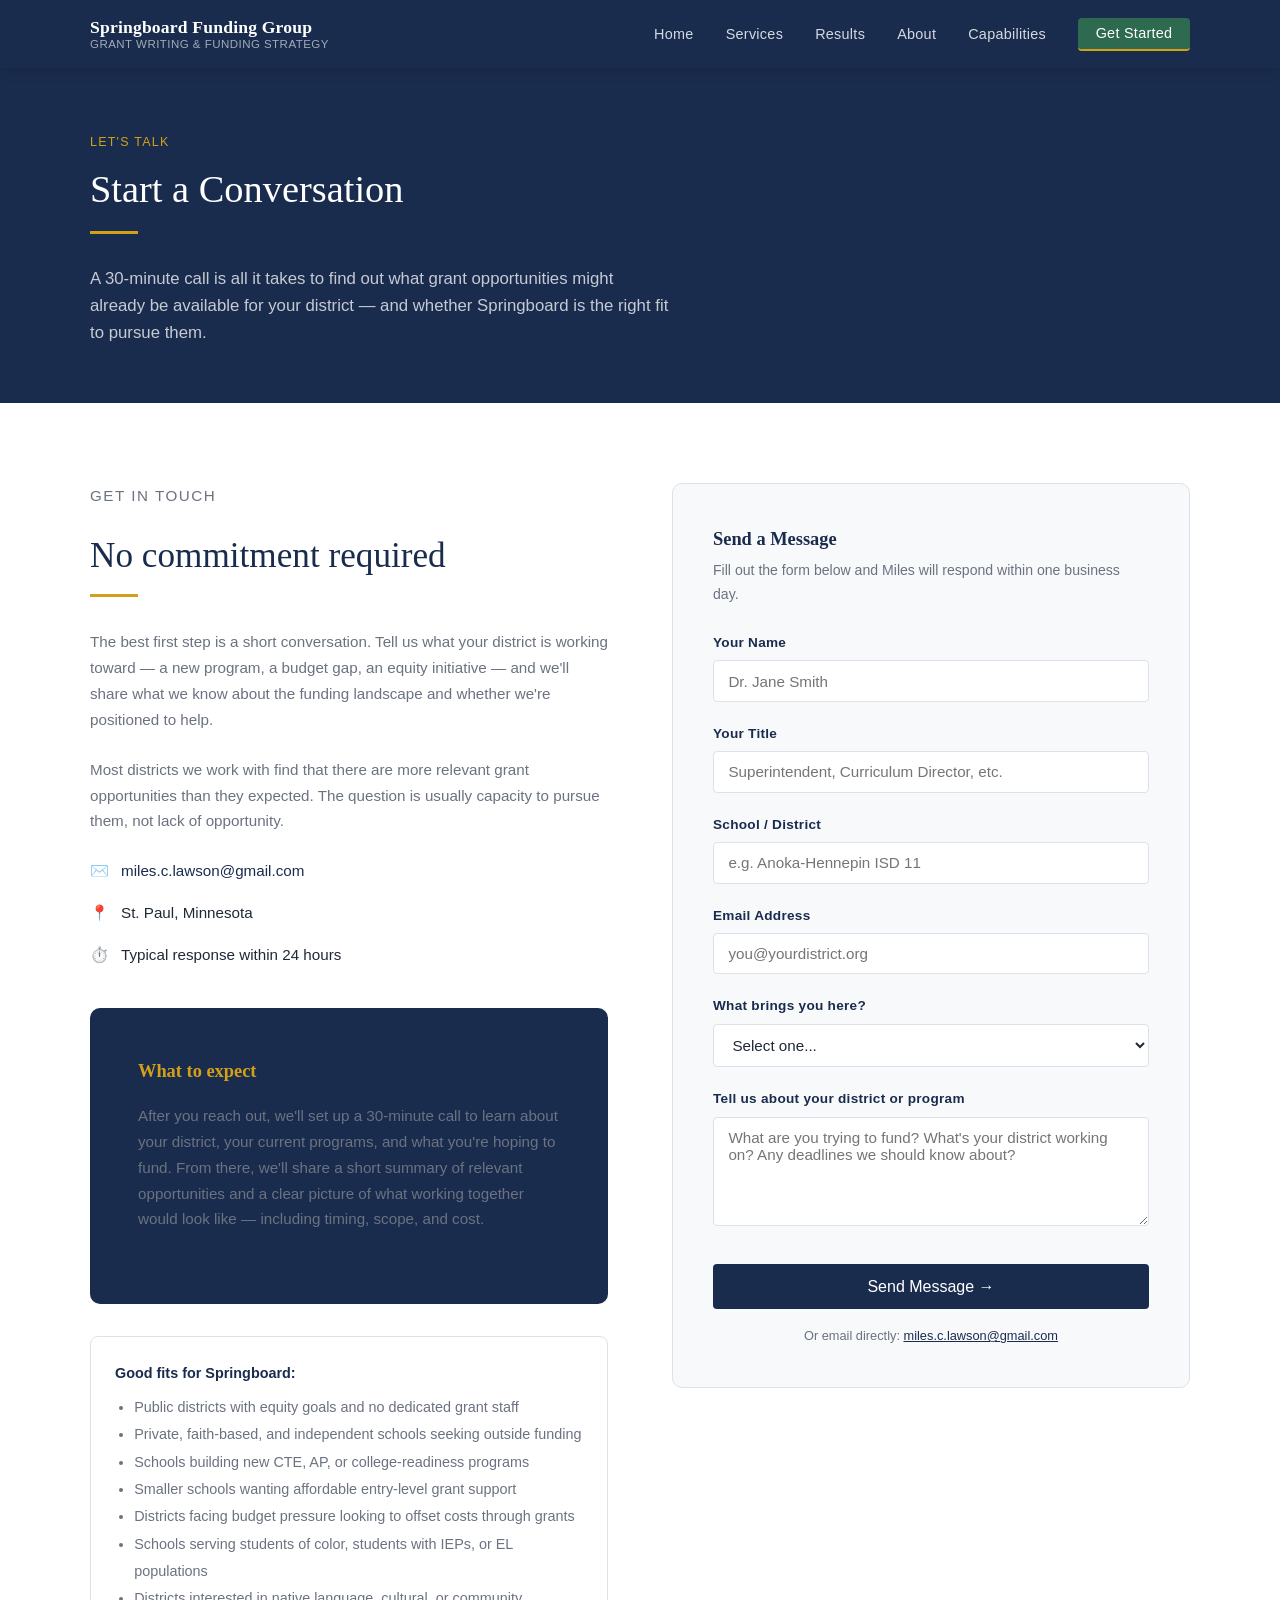
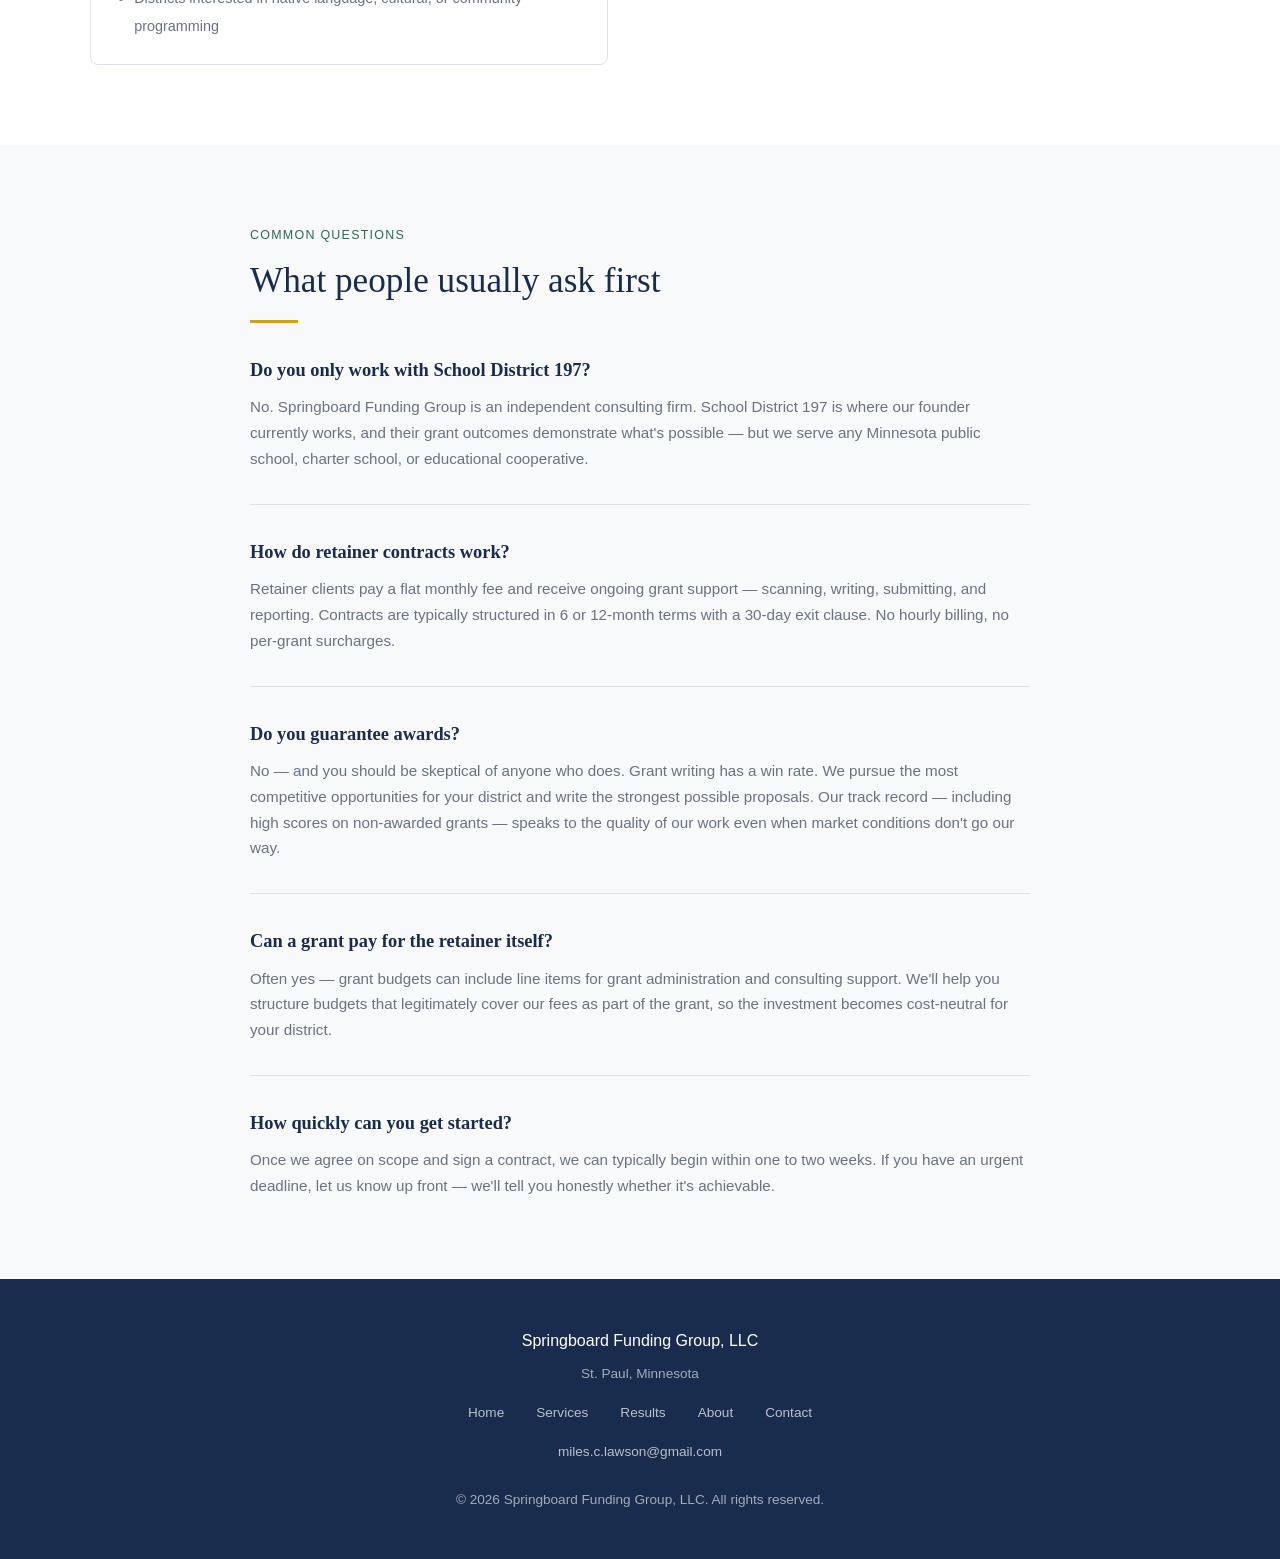
<file: contact.html>
<!DOCTYPE html>
<html lang="en">
<head>
  <meta charset="UTF-8">
  <meta name="viewport" content="width=device-width, initial-scale=1.0">
  <title>Contact — Springboard Funding Group</title>
  <link rel="stylesheet" href="style.css">
  <!-- Google Analytics -->
  <script async src="https://www.googletagmanager.com/gtag/js?id=G-CRXTPTLB4G"></script>
  <script>
    window.dataLayer = window.dataLayer || [];
    function gtag(){dataLayer.push(arguments);}
    gtag("js", new Date());
    gtag("config", "G-CRXTPTLB4G");
  </script>
</head>
<body>

<nav>
  <div class="nav-inner">
    <a href="index.html" class="nav-logo">
      <span class="nav-logo-main">Springboard Funding Group</span>
      <span class="nav-logo-sub">Grant Writing &amp; Funding Strategy</span>
    </a>
    <ul class="nav-links">
      <li><a href="index.html">Home</a></li>
      <li><a href="services.html">Services</a></li>
      <li><a href="results.html">Results</a></li>
      <li><a href="about.html">About</a></li>
      <li><a href="capabilities.html">Capabilities</a></li>
      <li><a href="contact.html" class="active nav-cta">Get Started</a></li>
    </ul>
  </div>
</nav>

<!-- PAGE HEADER -->
<section style="background:var(--navy); padding:4rem 2rem 3.5rem; color:var(--white);">
  <div class="section-inner">
    <p class="section-label" style="color:var(--gold);">Let's Talk</p>
    <h2 style="color:var(--white); font-size:2.4rem;">Start a Conversation</h2>
    <div class="divider"></div>
    <p style="color:rgba(255,255,255,0.75); font-family:Arial,sans-serif; font-size:1.05rem; max-width:580px; line-height:1.6;">A 30-minute call is all it takes to find out what grant opportunities might already be available for your district — and whether Springboard is the right fit to pursue them.</p>
  </div>
</section>

<!-- CONTACT CONTENT -->
<section>
  <div class="section-inner">
    <div class="contact-grid">

      <!-- LEFT: INFO -->
      <div class="contact-info">
        <p class="section-label">Get in Touch</p>
        <h2>No commitment required</h2>
        <div class="divider"></div>

        <p>The best first step is a short conversation. Tell us what your district is working toward — a new program, a budget gap, an equity initiative — and we'll share what we know about the funding landscape and whether we're positioned to help.</p>

        <p>Most districts we work with find that there are more relevant grant opportunities than they expected. The question is usually capacity to pursue them, not lack of opportunity.</p>

        <div class="contact-detail">
          <span>✉️</span>
          <a href="mailto:miles.c.lawson@gmail.com">miles.c.lawson@gmail.com</a>
        </div>

        <div class="contact-detail">
          <span>📍</span>
          <span>St. Paul, Minnesota</span>
        </div>

        <div class="contact-detail">
          <span>⏱️</span>
          <span>Typical response within 24 hours</span>
        </div>

        <div class="highlight-box" style="margin-top:2.5rem;">
          <h3>What to expect</h3>
          <p>After you reach out, we'll set up a 30-minute call to learn about your district, your current programs, and what you're hoping to fund. From there, we'll share a short summary of relevant opportunities and a clear picture of what working together would look like — including timing, scope, and cost.</p>
        </div>

        <div style="margin-top:2rem; padding:1.5rem; border:1px solid var(--border); border-radius:8px; font-family:Arial,sans-serif; font-size:0.9rem; color:var(--gray);">
          <strong style="color:var(--navy); display:block; margin-bottom:0.5rem;">Good fits for Springboard:</strong>
          <ul style="padding-left:1.2rem; line-height:1.9;">
            <li>Public districts with equity goals and no dedicated grant staff</li>
            <li>Private, faith-based, and independent schools seeking outside funding</li>
            <li>Schools building new CTE, AP, or college-readiness programs</li>
            <li>Smaller schools wanting affordable entry-level grant support</li>
            <li>Districts facing budget pressure looking to offset costs through grants</li>
            <li>Schools serving students of color, students with IEPs, or EL populations</li>
            <li>Districts interested in native language, cultural, or community programming</li>
          </ul>
        </div>
      </div>

      <!-- RIGHT: FORM -->
      <div>
        <div class="contact-form">
          <h3 style="color:var(--navy); margin-bottom:0.25rem;">Send a Message</h3>
          <p style="font-family:Arial,sans-serif; font-size:0.88rem; color:var(--gray); margin-bottom:1.5rem;">Fill out the form below and Miles will respond within one business day.</p>

          <form action="mailto:miles.c.lawson@gmail.com" method="POST" enctype="text/plain">
            <div class="form-group">
              <label for="name">Your Name</label>
              <input type="text" id="name" name="name" placeholder="Dr. Jane Smith" required>
            </div>

            <div class="form-group">
              <label for="title">Your Title</label>
              <input type="text" id="title" name="title" placeholder="Superintendent, Curriculum Director, etc.">
            </div>

            <div class="form-group">
              <label for="district">School / District</label>
              <input type="text" id="district" name="district" placeholder="e.g. Anoka-Hennepin ISD 11" required>
            </div>

            <div class="form-group">
              <label for="email">Email Address</label>
              <input type="email" id="email" name="email" placeholder="you@yourdistrict.org" required>
            </div>

            <div class="form-group">
              <label for="interest">What brings you here?</label>
              <select id="interest" name="interest">
                <option value="">Select one...</option>
                <option value="retainer">I'm interested in an ongoing retainer</option>
                <option value="single">I have a specific grant I need help with</option>
                <option value="audit">I want a grant portfolio audit</option>
                <option value="exploring">I'm just exploring what's available</option>
                <option value="other">Something else</option>
              </select>
            </div>

            <div class="form-group">
              <label for="message">Tell us about your district or program</label>
              <textarea id="message" name="message" rows="5" placeholder="What are you trying to fund? What's your district working on? Any deadlines we should know about?"></textarea>
            </div>

            <button type="submit" class="form-submit">Send Message →</button>
          </form>

          <p style="font-family:Arial,sans-serif; font-size:0.8rem; color:var(--gray); margin-top:1rem; text-align:center;">Or email directly: <a href="mailto:miles.c.lawson@gmail.com" style="color:var(--navy);">miles.c.lawson@gmail.com</a></p>
        </div>
      </div>

    </div>
  </div>
</section>

<!-- FAQ -->
<section class="bg-alt">
  <div class="section-inner" style="max-width:780px;">
    <p class="section-label">Common Questions</p>
    <h2>What people usually ask first</h2>
    <div class="divider"></div>

    <div style="margin-top:2rem;">
      <div style="margin-bottom:2rem; padding-bottom:2rem; border-bottom:1px solid var(--border);">
        <h3>Do you only work with School District 197?</h3>
        <p style="font-family:Arial,sans-serif; color:var(--gray); font-size:0.95rem; margin-top:0.5rem; line-height:1.7;">No. Springboard Funding Group is an independent consulting firm. School District 197 is where our founder currently works, and their grant outcomes demonstrate what's possible — but we serve any Minnesota public school, charter school, or educational cooperative.</p>
      </div>

      <div style="margin-bottom:2rem; padding-bottom:2rem; border-bottom:1px solid var(--border);">
        <h3>How do retainer contracts work?</h3>
        <p style="font-family:Arial,sans-serif; color:var(--gray); font-size:0.95rem; margin-top:0.5rem; line-height:1.7;">Retainer clients pay a flat monthly fee and receive ongoing grant support — scanning, writing, submitting, and reporting. Contracts are typically structured in 6 or 12-month terms with a 30-day exit clause. No hourly billing, no per-grant surcharges.</p>
      </div>

      <div style="margin-bottom:2rem; padding-bottom:2rem; border-bottom:1px solid var(--border);">
        <h3>Do you guarantee awards?</h3>
        <p style="font-family:Arial,sans-serif; color:var(--gray); font-size:0.95rem; margin-top:0.5rem; line-height:1.7;">No — and you should be skeptical of anyone who does. Grant writing has a win rate. We pursue the most competitive opportunities for your district and write the strongest possible proposals. Our track record — including high scores on non-awarded grants — speaks to the quality of our work even when market conditions don't go our way.</p>
      </div>

      <div style="margin-bottom:2rem; padding-bottom:2rem; border-bottom:1px solid var(--border);">
        <h3>Can a grant pay for the retainer itself?</h3>
        <p style="font-family:Arial,sans-serif; color:var(--gray); font-size:0.95rem; margin-top:0.5rem; line-height:1.7;">Often yes — grant budgets can include line items for grant administration and consulting support. We'll help you structure budgets that legitimately cover our fees as part of the grant, so the investment becomes cost-neutral for your district.</p>
      </div>

      <div>
        <h3>How quickly can you get started?</h3>
        <p style="font-family:Arial,sans-serif; color:var(--gray); font-size:0.95rem; margin-top:0.5rem; line-height:1.7;">Once we agree on scope and sign a contract, we can typically begin within one to two weeks. If you have an urgent deadline, let us know up front — we'll tell you honestly whether it's achievable.</p>
      </div>
    </div>
  </div>
</section>

<footer>
  <div class="footer-name">Springboard Funding Group, LLC</div>
  <div>St. Paul, Minnesota</div>
  <ul class="footer-links">
    <li><a href="index.html">Home</a></li>
    <li><a href="services.html">Services</a></li>
    <li><a href="results.html">Results</a></li>
    <li><a href="about.html">About</a></li>
    <li><a href="contact.html">Contact</a></li>
  </ul>
  <div><a href="mailto:miles.c.lawson@gmail.com">miles.c.lawson@gmail.com</a></div>
  <div style="margin-top:1.5rem;">&copy; 2026 Springboard Funding Group, LLC. All rights reserved.</div>
</footer>

</body>
</html>
</file>
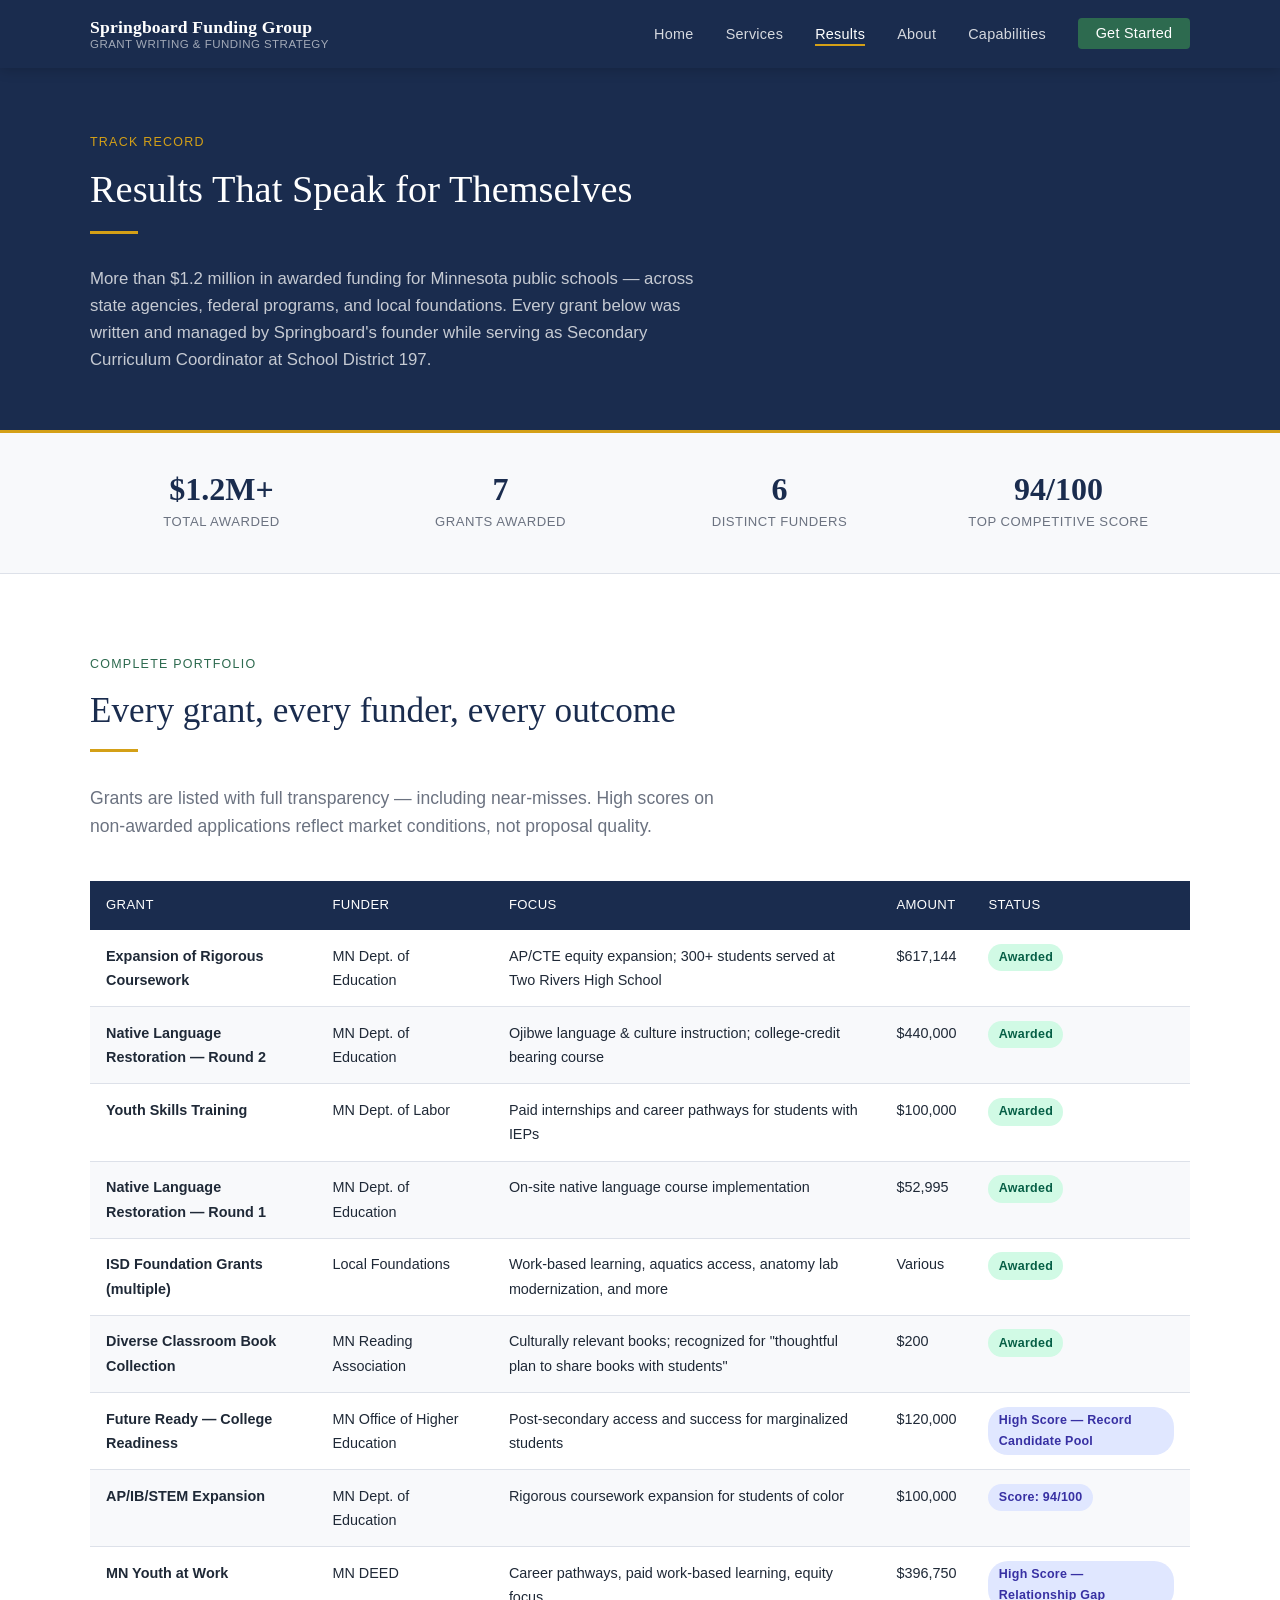
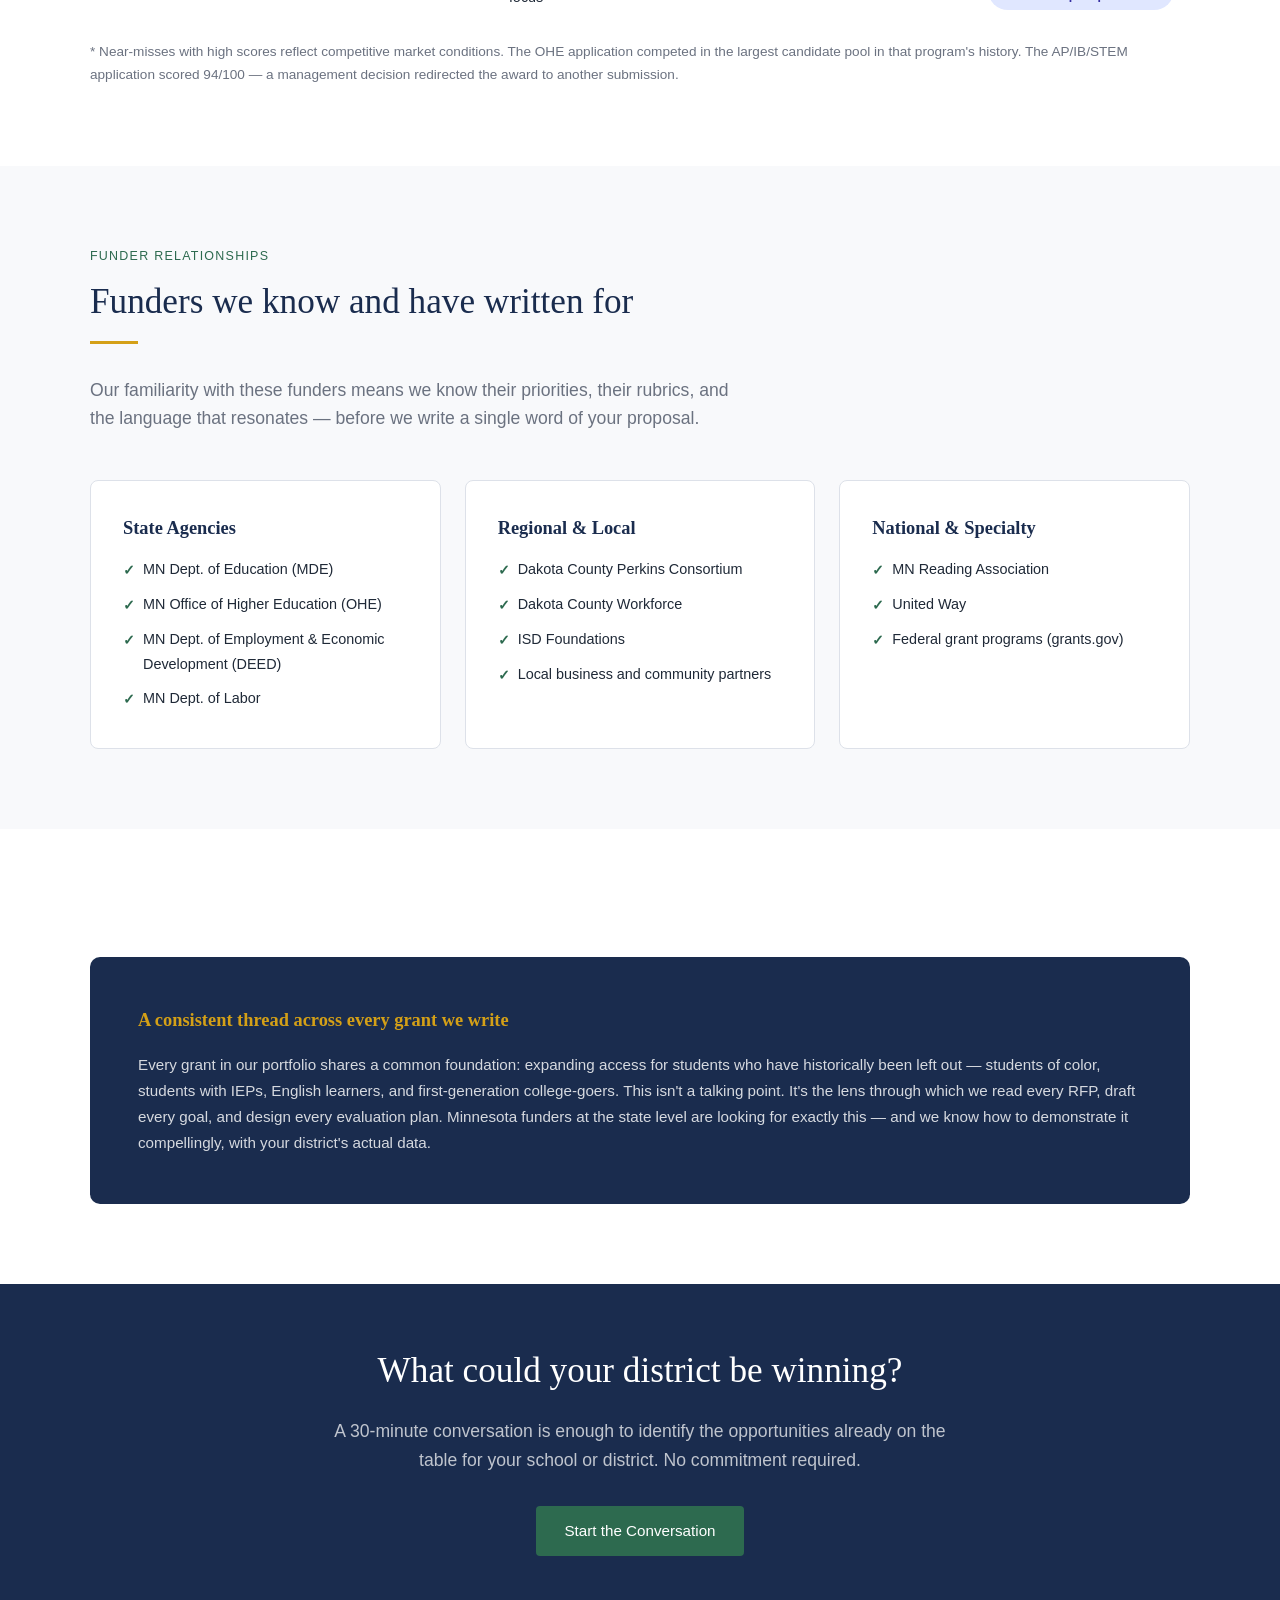
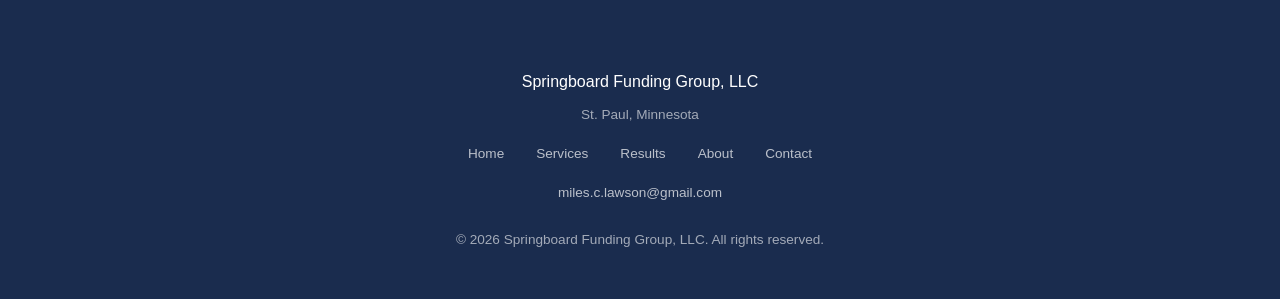
<file: results.html>
<!DOCTYPE html>
<html lang="en">
<head>
  <meta charset="UTF-8">
  <meta name="viewport" content="width=device-width, initial-scale=1.0">
  <title>Results — Springboard Funding Group</title>
  <link rel="stylesheet" href="style.css">
  <!-- Google Analytics -->
  <script async src="https://www.googletagmanager.com/gtag/js?id=G-CRXTPTLB4G"></script>
  <script>
    window.dataLayer = window.dataLayer || [];
    function gtag(){dataLayer.push(arguments);}
    gtag("js", new Date());
    gtag("config", "G-CRXTPTLB4G");
  </script>
</head>
<body>

<nav>
  <div class="nav-inner">
    <a href="index.html" class="nav-logo">
      <span class="nav-logo-main">Springboard Funding Group</span>
      <span class="nav-logo-sub">Grant Writing &amp; Funding Strategy</span>
    </a>
    <ul class="nav-links">
      <li><a href="index.html">Home</a></li>
      <li><a href="services.html">Services</a></li>
      <li><a href="results.html" class="active">Results</a></li>
      <li><a href="about.html">About</a></li>
      <li><a href="capabilities.html">Capabilities</a></li>
      <li><a href="contact.html" class="nav-cta">Get Started</a></li>
    </ul>
  </div>
</nav>

<!-- PAGE HEADER -->
<section style="background:var(--navy); padding:4rem 2rem 3.5rem; color:var(--white);">
  <div class="section-inner">
    <p class="section-label" style="color:var(--gold);">Track Record</p>
    <h2 style="color:var(--white); font-size:2.4rem;">Results That Speak for Themselves</h2>
    <div class="divider"></div>
    <p style="color:rgba(255,255,255,0.75); font-family:Arial,sans-serif; font-size:1.05rem; max-width:620px; line-height:1.6;">More than $1.2 million in awarded funding for Minnesota public schools — across state agencies, federal programs, and local foundations. Every grant below was written and managed by Springboard's founder while serving as Secondary Curriculum Coordinator at School District 197.</p>
  </div>
</section>

<!-- STATS BAR -->
<div class="stats-bar">
  <div class="stats-inner">
    <div>
      <div class="stat-num">$1.2M+</div>
      <div class="stat-label">Total Awarded</div>
    </div>
    <div>
      <div class="stat-num">7</div>
      <div class="stat-label">Grants Awarded</div>
    </div>
    <div>
      <div class="stat-num">6</div>
      <div class="stat-label">Distinct Funders</div>
    </div>
    <div>
      <div class="stat-num">94/100</div>
      <div class="stat-label">Top Competitive Score</div>
    </div>
  </div>
</div>

<!-- FULL GRANT TABLE -->
<section>
  <div class="section-inner">
    <p class="section-label">Complete Portfolio</p>
    <h2>Every grant, every funder, every outcome</h2>
    <div class="divider"></div>
    <p class="lead">Grants are listed with full transparency — including near-misses. High scores on non-awarded applications reflect market conditions, not proposal quality.</p>

    <table class="results-table">
      <thead>
        <tr>
          <th>Grant</th>
          <th>Funder</th>
          <th>Focus</th>
          <th>Amount</th>
          <th>Status</th>
        </tr>
      </thead>
      <tbody>
        <tr>
          <td><strong>Expansion of Rigorous Coursework</strong></td>
          <td>MN Dept. of Education</td>
          <td>AP/CTE equity expansion; 300+ students served at Two Rivers High School</td>
          <td>$617,144</td>
          <td><span class="badge badge-awarded">Awarded</span></td>
        </tr>
        <tr>
          <td><strong>Native Language Restoration — Round 2</strong></td>
          <td>MN Dept. of Education</td>
          <td>Ojibwe language &amp; culture instruction; college-credit bearing course</td>
          <td>$440,000</td>
          <td><span class="badge badge-awarded">Awarded</span></td>
        </tr>
        <tr>
          <td><strong>Youth Skills Training</strong></td>
          <td>MN Dept. of Labor</td>
          <td>Paid internships and career pathways for students with IEPs</td>
          <td>$100,000</td>
          <td><span class="badge badge-awarded">Awarded</span></td>
        </tr>
        <tr>
          <td><strong>Native Language Restoration — Round 1</strong></td>
          <td>MN Dept. of Education</td>
          <td>On-site native language course implementation</td>
          <td>$52,995</td>
          <td><span class="badge badge-awarded">Awarded</span></td>
        </tr>
        <tr>
          <td><strong>ISD Foundation Grants (multiple)</strong></td>
          <td>Local Foundations</td>
          <td>Work-based learning, aquatics access, anatomy lab modernization, and more</td>
          <td>Various</td>
          <td><span class="badge badge-awarded">Awarded</span></td>
        </tr>
        <tr>
          <td><strong>Diverse Classroom Book Collection</strong></td>
          <td>MN Reading Association</td>
          <td>Culturally relevant books; recognized for "thoughtful plan to share books with students"</td>
          <td>$200</td>
          <td><span class="badge badge-awarded">Awarded</span></td>
        </tr>
        <tr>
          <td><strong>Future Ready — College Readiness</strong></td>
          <td>MN Office of Higher Education</td>
          <td>Post-secondary access and success for marginalized students</td>
          <td>$120,000</td>
          <td><span class="badge badge-score">High Score — Record Candidate Pool</span></td>
        </tr>
        <tr>
          <td><strong>AP/IB/STEM Expansion</strong></td>
          <td>MN Dept. of Education</td>
          <td>Rigorous coursework expansion for students of color</td>
          <td>$100,000</td>
          <td><span class="badge badge-score">Score: 94/100</span></td>
        </tr>
        <tr>
          <td><strong>MN Youth at Work</strong></td>
          <td>MN DEED</td>
          <td>Career pathways, paid work-based learning, equity focus</td>
          <td>$396,750</td>
          <td><span class="badge badge-score">High Score — Relationship Gap</span></td>
        </tr>
      </tbody>
    </table>

    <p style="font-family:Arial,sans-serif; font-size:0.85rem; color:var(--gray); margin-top:1rem;">* Near-misses with high scores reflect competitive market conditions. The OHE application competed in the largest candidate pool in that program's history. The AP/IB/STEM application scored 94/100 — a management decision redirected the award to another submission.</p>
  </div>
</section>

<!-- FUNDER RANGE -->
<section class="bg-alt">
  <div class="section-inner">
    <p class="section-label">Funder Relationships</p>
    <h2>Funders we know and have written for</h2>
    <div class="divider"></div>
    <p class="lead">Our familiarity with these funders means we know their priorities, their rubrics, and the language that resonates — before we write a single word of your proposal.</p>

    <div class="card-grid">
      <div class="card">
        <h3>State Agencies</h3>
        <ul class="tier-features" style="margin-top:0.5rem;">
          <li>MN Dept. of Education (MDE)</li>
          <li>MN Office of Higher Education (OHE)</li>
          <li>MN Dept. of Employment &amp; Economic Development (DEED)</li>
          <li>MN Dept. of Labor</li>
        </ul>
      </div>
      <div class="card">
        <h3>Regional &amp; Local</h3>
        <ul class="tier-features" style="margin-top:0.5rem;">
          <li>Dakota County Perkins Consortium</li>
          <li>Dakota County Workforce</li>
          <li>ISD Foundations</li>
          <li>Local business and community partners</li>
        </ul>
      </div>
      <div class="card">
        <h3>National &amp; Specialty</h3>
        <ul class="tier-features" style="margin-top:0.5rem;">
          <li>MN Reading Association</li>
          <li>United Way</li>
          <li>Federal grant programs (grants.gov)</li>
        </ul>
      </div>
    </div>
  </div>
</section>

<!-- EQUITY THREAD -->
<section>
  <div class="section-inner">
    <div class="highlight-box">
      <h3>A consistent thread across every grant we write</h3>
      <p>Every grant in our portfolio shares a common foundation: expanding access for students who have historically been left out — students of color, students with IEPs, English learners, and first-generation college-goers. This isn't a talking point. It's the lens through which we read every RFP, draft every goal, and design every evaluation plan. Minnesota funders at the state level are looking for exactly this — and we know how to demonstrate it compellingly, with your district's actual data.</p>
    </div>
  </div>
</section>

<!-- CTA -->
<section class="bg-navy" style="padding:4rem 2rem; text-align:center;">
  <div class="section-inner" style="max-width:640px; margin:0 auto;">
    <h2 style="color:var(--white);">What could your district be winning?</h2>
    <p class="lead" style="color:rgba(255,255,255,0.72); margin:1.5rem auto 2rem;">A 30-minute conversation is enough to identify the opportunities already on the table for your school or district. No commitment required.</p>
    <a href="contact.html" class="btn btn-primary">Start the Conversation</a>
  </div>
</section>

<footer>
  <div class="footer-name">Springboard Funding Group, LLC</div>
  <div>St. Paul, Minnesota</div>
  <ul class="footer-links">
    <li><a href="index.html">Home</a></li>
    <li><a href="services.html">Services</a></li>
    <li><a href="results.html">Results</a></li>
    <li><a href="about.html">About</a></li>
    <li><a href="contact.html">Contact</a></li>
  </ul>
  <div><a href="mailto:miles.c.lawson@gmail.com">miles.c.lawson@gmail.com</a></div>
  <div style="margin-top:1.5rem;">&copy; 2026 Springboard Funding Group, LLC. All rights reserved.</div>
</footer>

</body>
</html>
</file>
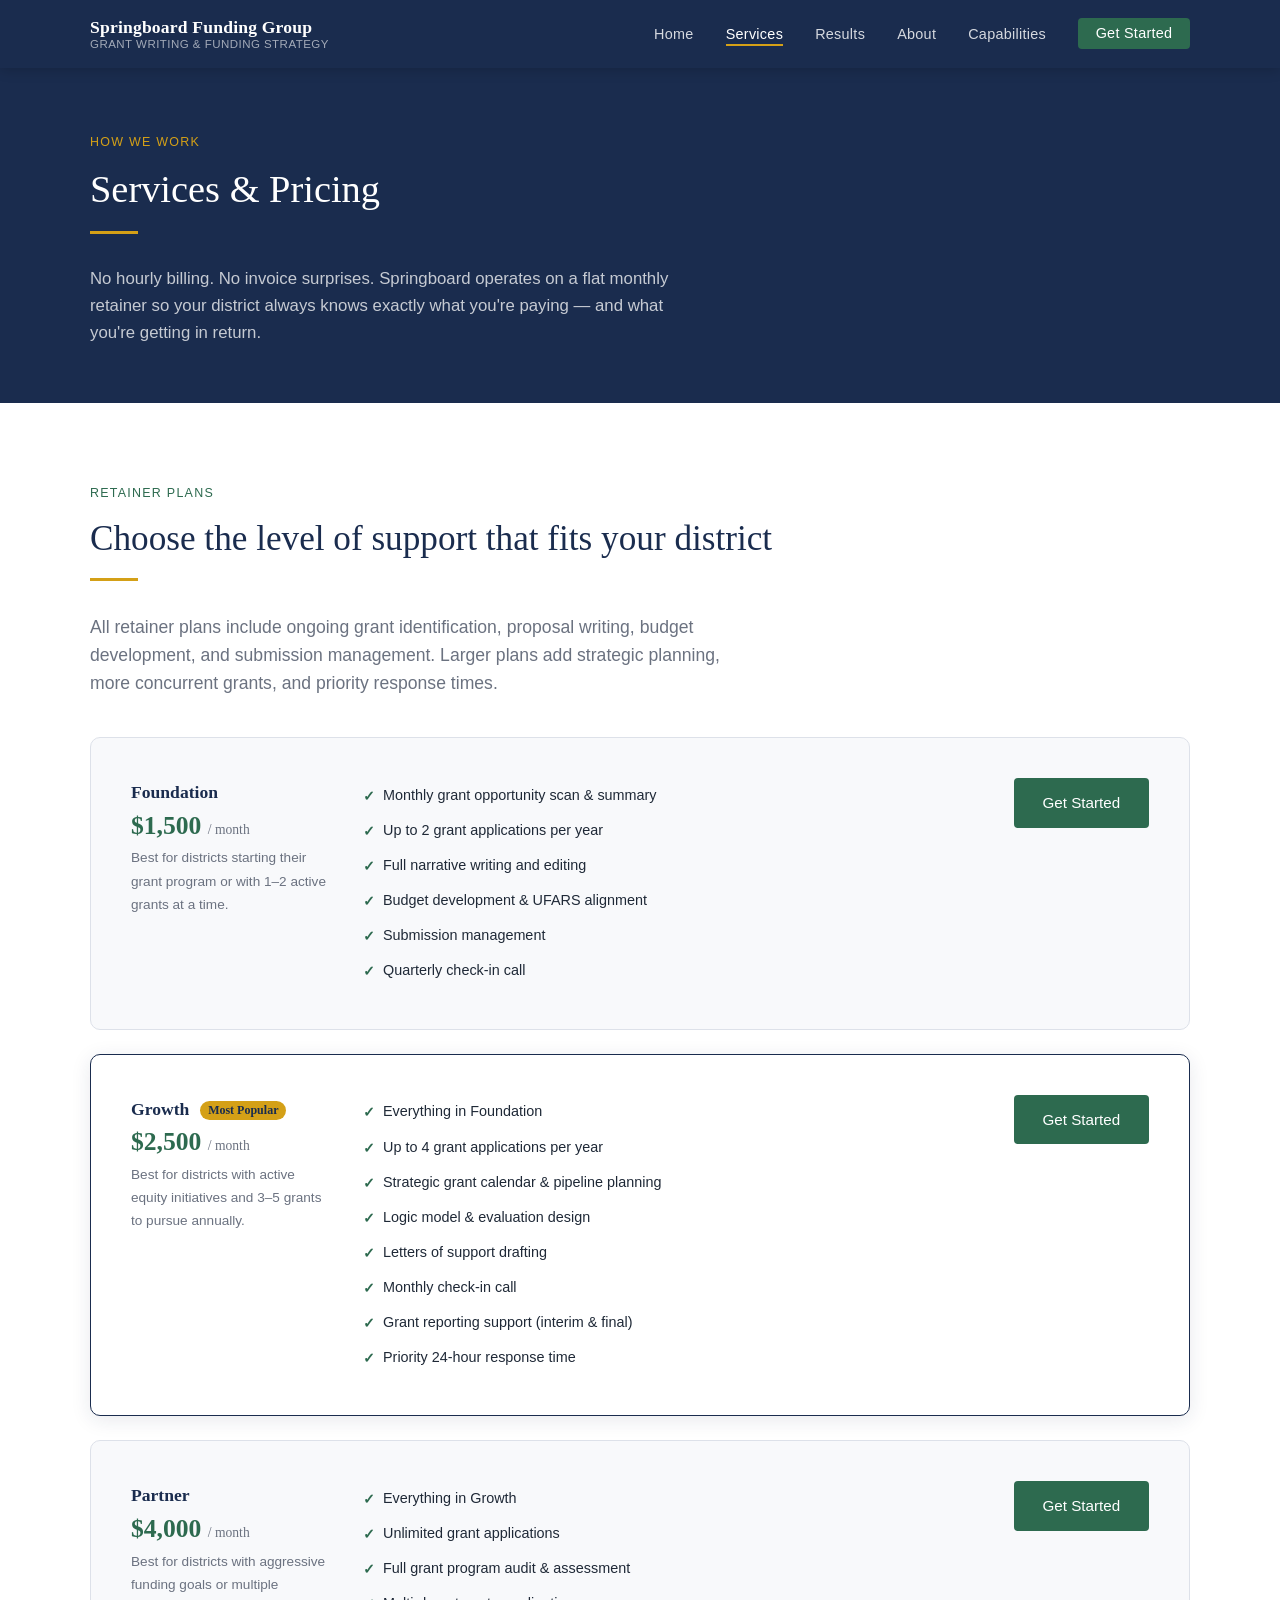
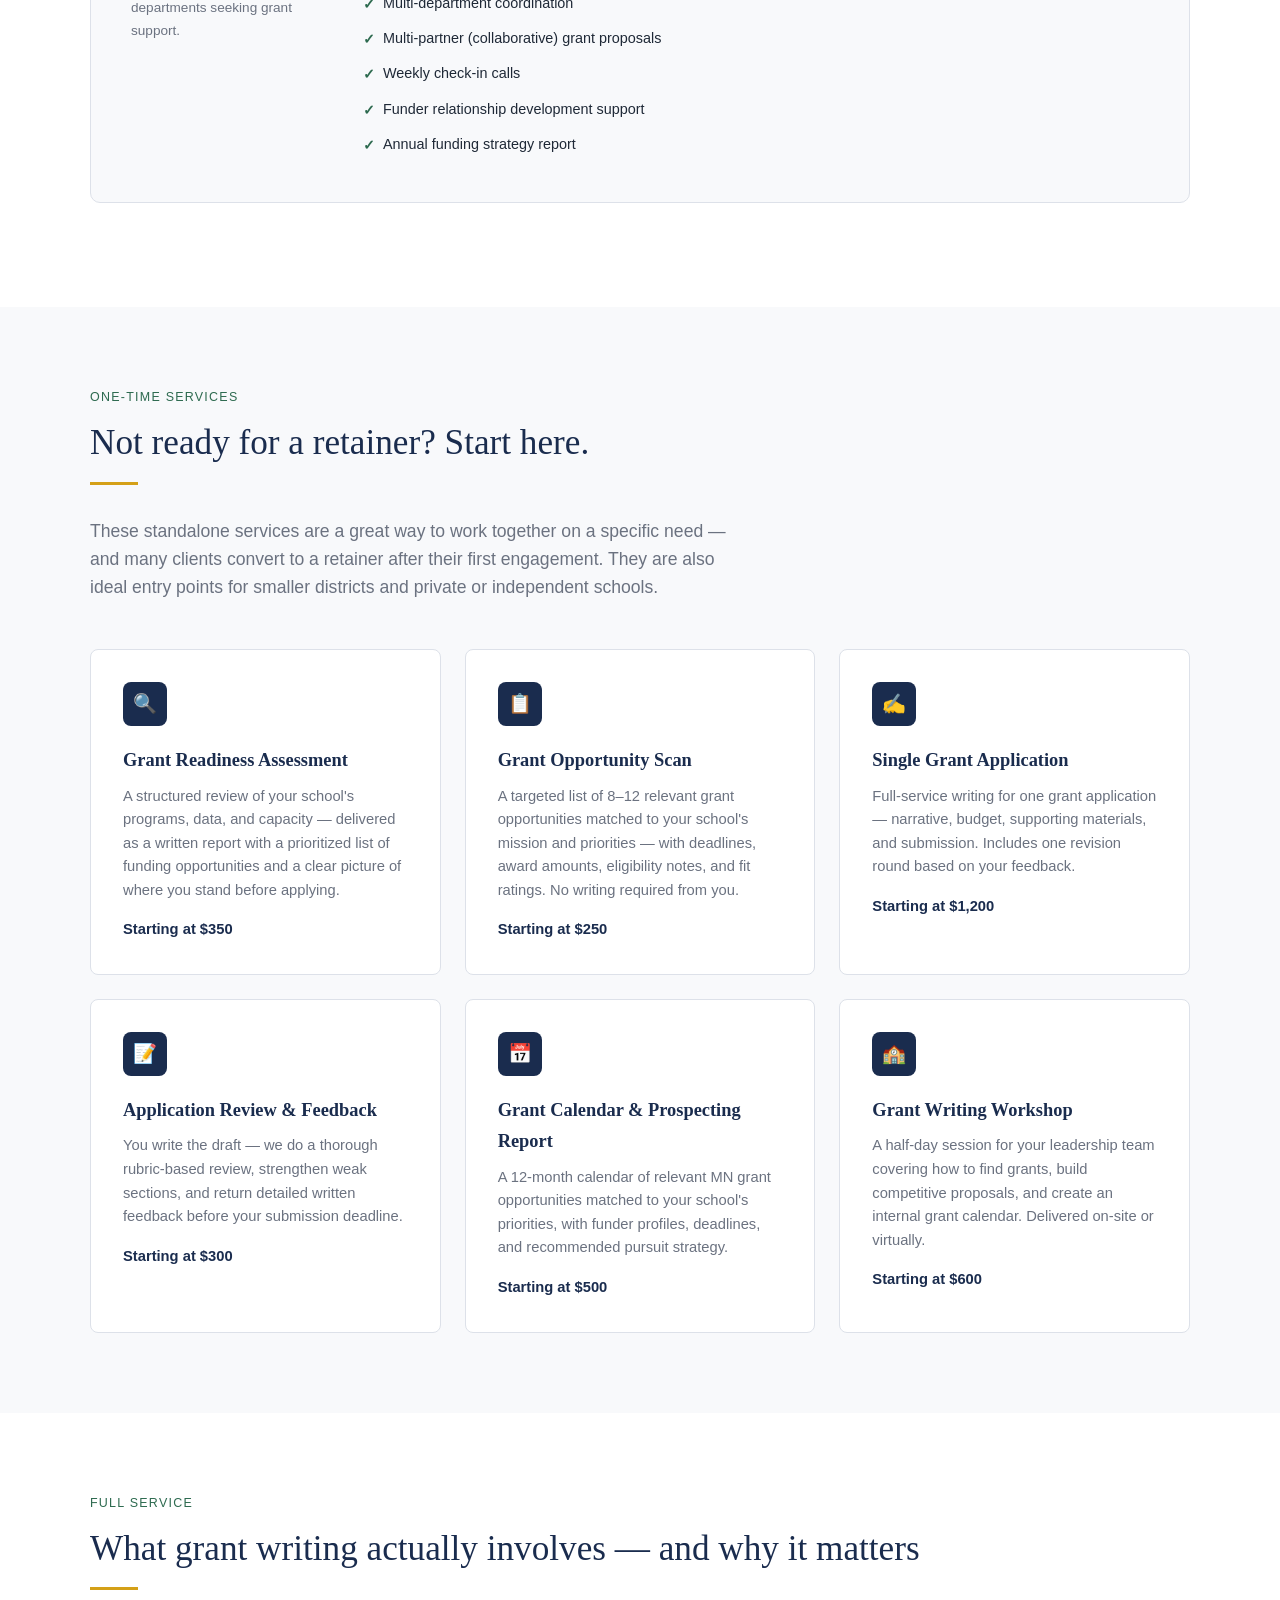
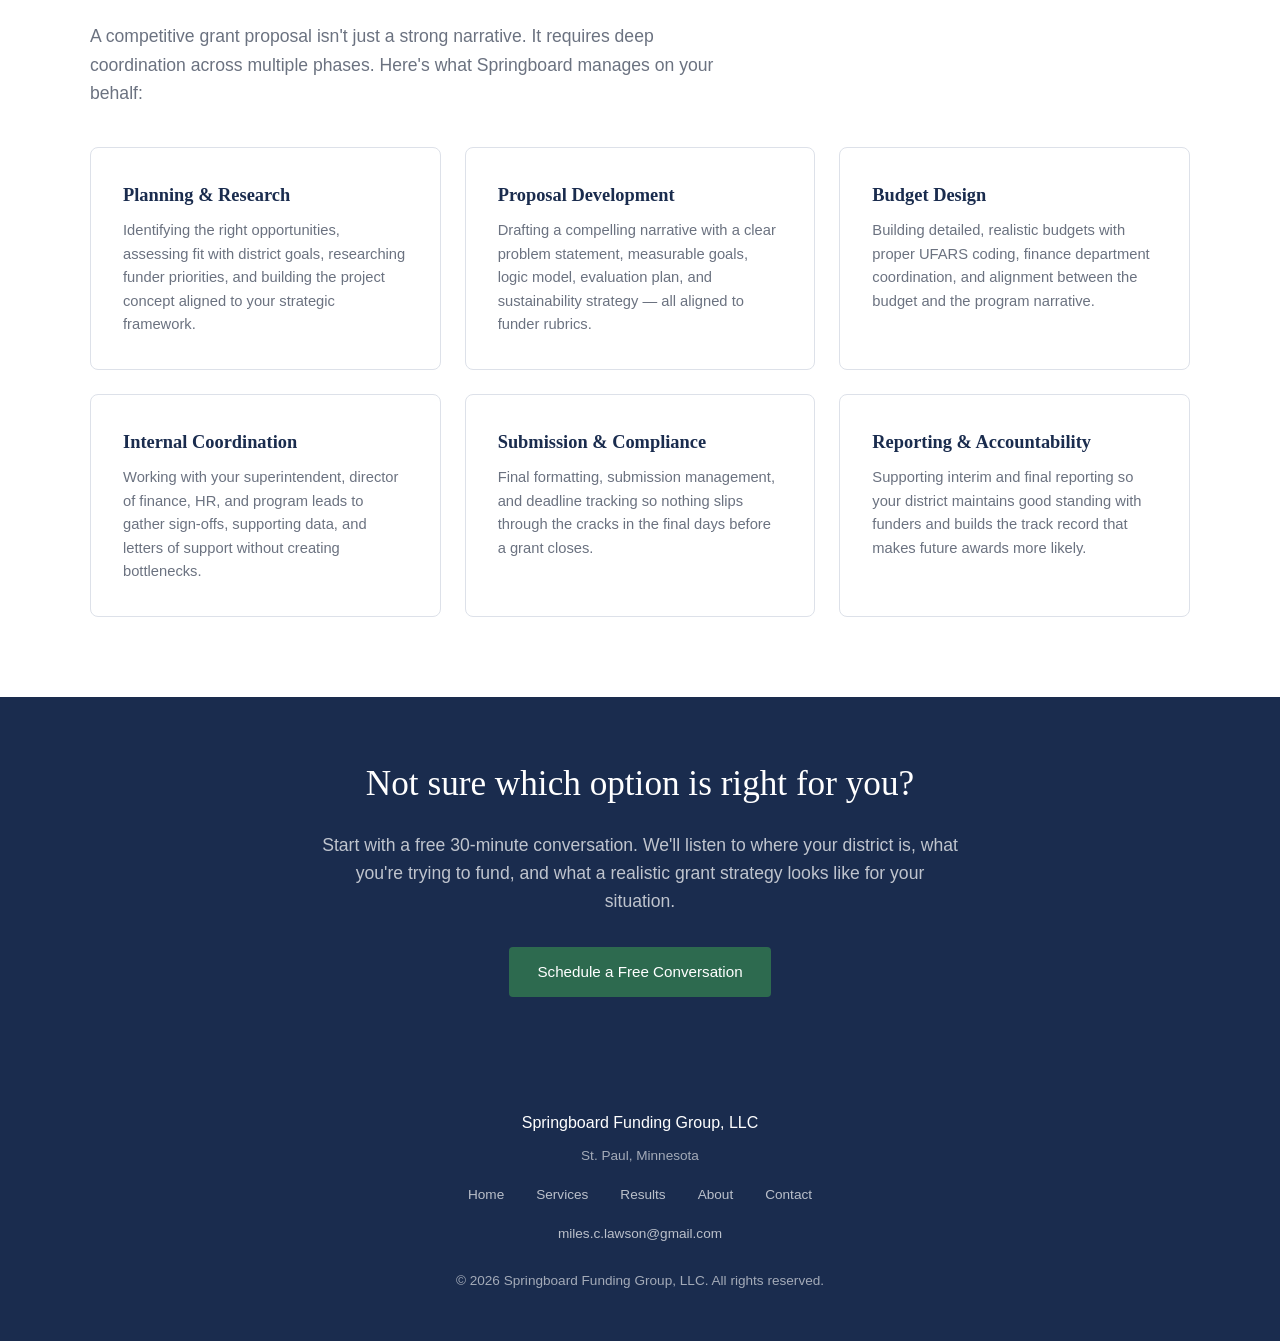
<file: services.html>
<!DOCTYPE html>
<html lang="en">
<head>
  <meta charset="UTF-8">
  <meta name="viewport" content="width=device-width, initial-scale=1.0">
  <title>Services — Springboard Funding Group</title>
  <link rel="stylesheet" href="style.css">
  <!-- Google Analytics -->
  <script async src="https://www.googletagmanager.com/gtag/js?id=G-CRXTPTLB4G"></script>
  <script>
    window.dataLayer = window.dataLayer || [];
    function gtag(){dataLayer.push(arguments);}
    gtag("js", new Date());
    gtag("config", "G-CRXTPTLB4G");
  </script>
</head>
<body>

<nav>
  <div class="nav-inner">
    <a href="index.html" class="nav-logo">
      <span class="nav-logo-main">Springboard Funding Group</span>
      <span class="nav-logo-sub">Grant Writing &amp; Funding Strategy</span>
    </a>
    <ul class="nav-links">
      <li><a href="index.html">Home</a></li>
      <li><a href="services.html" class="active">Services</a></li>
      <li><a href="results.html">Results</a></li>
      <li><a href="about.html">About</a></li>
      <li><a href="capabilities.html">Capabilities</a></li>
      <li><a href="contact.html" class="nav-cta">Get Started</a></li>
    </ul>
  </div>
</nav>

<!-- PAGE HEADER -->
<section style="background:var(--navy); padding:4rem 2rem 3.5rem; color:var(--white);">
  <div class="section-inner">
    <p class="section-label" style="color:var(--gold);">How We Work</p>
    <h2 style="color:var(--white); font-size:2.4rem;">Services &amp; Pricing</h2>
    <div class="divider"></div>
    <p style="color:rgba(255,255,255,0.75); font-family:Arial,sans-serif; font-size:1.05rem; max-width:580px; line-height:1.6;">No hourly billing. No invoice surprises. Springboard operates on a flat monthly retainer so your district always knows exactly what you're paying — and what you're getting in return.</p>
  </div>
</section>

<!-- RETAINER TIERS -->
<section>
  <div class="section-inner">
    <p class="section-label">Retainer Plans</p>
    <h2>Choose the level of support that fits your district</h2>
    <div class="divider"></div>
    <p class="lead">All retainer plans include ongoing grant identification, proposal writing, budget development, and submission management. Larger plans add strategic planning, more concurrent grants, and priority response times.</p>

    <!-- FOUNDATION -->
    <div class="service-tier">
      <div>
        <div class="tier-name">Foundation</div>
        <div class="tier-price">$1,500 <span>/ month</span></div>
        <p style="font-family:Arial,sans-serif; font-size:0.85rem; color:var(--gray); margin-top:0.5rem;">Best for districts starting their grant program or with 1–2 active grants at a time.</p>
      </div>
      <ul class="tier-features">
        <li>Monthly grant opportunity scan &amp; summary</li>
        <li>Up to 2 grant applications per year</li>
        <li>Full narrative writing and editing</li>
        <li>Budget development &amp; UFARS alignment</li>
        <li>Submission management</li>
        <li>Quarterly check-in call</li>
      </ul>
      <div>
        <a href="contact.html" class="btn btn-primary">Get Started</a>
      </div>
    </div>

    <!-- GROWTH (FEATURED) -->
    <div class="service-tier featured">
      <div>
        <div class="tier-name">Growth <span style="font-size:0.75rem; background:var(--gold); color:var(--navy); padding:0.15rem 0.5rem; border-radius:20px; margin-left:0.4rem; font-weight:bold;">Most Popular</span></div>
        <div class="tier-price">$2,500 <span>/ month</span></div>
        <p style="font-family:Arial,sans-serif; font-size:0.85rem; color:var(--gray); margin-top:0.5rem;">Best for districts with active equity initiatives and 3–5 grants to pursue annually.</p>
      </div>
      <ul class="tier-features">
        <li>Everything in Foundation</li>
        <li>Up to 4 grant applications per year</li>
        <li>Strategic grant calendar &amp; pipeline planning</li>
        <li>Logic model &amp; evaluation design</li>
        <li>Letters of support drafting</li>
        <li>Monthly check-in call</li>
        <li>Grant reporting support (interim &amp; final)</li>
        <li>Priority 24-hour response time</li>
      </ul>
      <div>
        <a href="contact.html" class="btn btn-primary">Get Started</a>
      </div>
    </div>

    <!-- PARTNER -->
    <div class="service-tier">
      <div>
        <div class="tier-name">Partner</div>
        <div class="tier-price">$4,000 <span>/ month</span></div>
        <p style="font-family:Arial,sans-serif; font-size:0.85rem; color:var(--gray); margin-top:0.5rem;">Best for districts with aggressive funding goals or multiple departments seeking grant support.</p>
      </div>
      <ul class="tier-features">
        <li>Everything in Growth</li>
        <li>Unlimited grant applications</li>
        <li>Full grant program audit &amp; assessment</li>
        <li>Multi-department coordination</li>
        <li>Multi-partner (collaborative) grant proposals</li>
        <li>Weekly check-in calls</li>
        <li>Funder relationship development support</li>
        <li>Annual funding strategy report</li>
      </ul>
      <div>
        <a href="contact.html" class="btn btn-primary">Get Started</a>
      </div>
    </div>
  </div>
</section>

<!-- ONE-TIME SERVICES -->
<section class="bg-alt">
  <div class="section-inner">
    <p class="section-label">One-Time Services</p>
    <h2>Not ready for a retainer? Start here.</h2>
    <div class="divider"></div>
    <p class="lead">These standalone services are a great way to work together on a specific need — and many clients convert to a retainer after their first engagement. They are also ideal entry points for smaller districts and private or independent schools.</p>

    <div class="card-grid">
      <div class="card">
        <div class="card-icon">🔍</div>
        <h3>Grant Readiness Assessment</h3>
        <p>A structured review of your school's programs, data, and capacity — delivered as a written report with a prioritized list of funding opportunities and a clear picture of where you stand before applying.</p>
        <p style="margin-top:1rem; font-weight:bold; color:var(--navy);">Starting at $350</p>
      </div>
      <div class="card">
        <div class="card-icon">📋</div>
        <h3>Grant Opportunity Scan</h3>
        <p>A targeted list of 8–12 relevant grant opportunities matched to your school's mission and priorities — with deadlines, award amounts, eligibility notes, and fit ratings. No writing required from you.</p>
        <p style="margin-top:1rem; font-weight:bold; color:var(--navy);">Starting at $250</p>
      </div>
      <div class="card">
        <div class="card-icon">✍️</div>
        <h3>Single Grant Application</h3>
        <p>Full-service writing for one grant application — narrative, budget, supporting materials, and submission. Includes one revision round based on your feedback.</p>
        <p style="margin-top:1rem; font-weight:bold; color:var(--navy);">Starting at $1,200</p>
      </div>
      <div class="card">
        <div class="card-icon">📝</div>
        <h3>Application Review &amp; Feedback</h3>
        <p>You write the draft — we do a thorough rubric-based review, strengthen weak sections, and return detailed written feedback before your submission deadline.</p>
        <p style="margin-top:1rem; font-weight:bold; color:var(--navy);">Starting at $300</p>
      </div>
      <div class="card">
        <div class="card-icon">📅</div>
        <h3>Grant Calendar &amp; Prospecting Report</h3>
        <p>A 12-month calendar of relevant MN grant opportunities matched to your school's priorities, with funder profiles, deadlines, and recommended pursuit strategy.</p>
        <p style="margin-top:1rem; font-weight:bold; color:var(--navy);">Starting at $500</p>
      </div>
      <div class="card">
        <div class="card-icon">🏫</div>
        <h3>Grant Writing Workshop</h3>
        <p>A half-day session for your leadership team covering how to find grants, build competitive proposals, and create an internal grant calendar. Delivered on-site or virtually.</p>
        <p style="margin-top:1rem; font-weight:bold; color:var(--navy);">Starting at $600</p>
      </div>
    </div>
  </div>
</section>

<!-- WHAT'S INCLUDED -->
<section>
  <div class="section-inner">
    <p class="section-label">Full Service</p>
    <h2>What grant writing actually involves — and why it matters</h2>
    <div class="divider"></div>
    <p class="lead">A competitive grant proposal isn't just a strong narrative. It requires deep coordination across multiple phases. Here's what Springboard manages on your behalf:</p>

    <div class="card-grid" style="margin-top:2rem;">
      <div class="card">
        <h3>Planning &amp; Research</h3>
        <p>Identifying the right opportunities, assessing fit with district goals, researching funder priorities, and building the project concept aligned to your strategic framework.</p>
      </div>
      <div class="card">
        <h3>Proposal Development</h3>
        <p>Drafting a compelling narrative with a clear problem statement, measurable goals, logic model, evaluation plan, and sustainability strategy — all aligned to funder rubrics.</p>
      </div>
      <div class="card">
        <h3>Budget Design</h3>
        <p>Building detailed, realistic budgets with proper UFARS coding, finance department coordination, and alignment between the budget and the program narrative.</p>
      </div>
      <div class="card">
        <h3>Internal Coordination</h3>
        <p>Working with your superintendent, director of finance, HR, and program leads to gather sign-offs, supporting data, and letters of support without creating bottlenecks.</p>
      </div>
      <div class="card">
        <h3>Submission &amp; Compliance</h3>
        <p>Final formatting, submission management, and deadline tracking so nothing slips through the cracks in the final days before a grant closes.</p>
      </div>
      <div class="card">
        <h3>Reporting &amp; Accountability</h3>
        <p>Supporting interim and final reporting so your district maintains good standing with funders and builds the track record that makes future awards more likely.</p>
      </div>
    </div>
  </div>
</section>

<!-- CTA -->
<section class="bg-navy" style="padding:4rem 2rem; text-align:center;">
  <div class="section-inner" style="max-width:640px; margin:0 auto;">
    <h2 style="color:var(--white);">Not sure which option is right for you?</h2>
    <p class="lead" style="color:rgba(255,255,255,0.72); margin:1.5rem auto 2rem;">Start with a free 30-minute conversation. We'll listen to where your district is, what you're trying to fund, and what a realistic grant strategy looks like for your situation.</p>
    <a href="contact.html" class="btn btn-primary">Schedule a Free Conversation</a>
  </div>
</section>

<footer>
  <div class="footer-name">Springboard Funding Group, LLC</div>
  <div>St. Paul, Minnesota</div>
  <ul class="footer-links">
    <li><a href="index.html">Home</a></li>
    <li><a href="services.html">Services</a></li>
    <li><a href="results.html">Results</a></li>
    <li><a href="about.html">About</a></li>
    <li><a href="contact.html">Contact</a></li>
  </ul>
  <div><a href="mailto:miles.c.lawson@gmail.com">miles.c.lawson@gmail.com</a></div>
  <div style="margin-top:1.5rem;">&copy; 2026 Springboard Funding Group, LLC. All rights reserved.</div>
</footer>

</body>
</html>
</file>
<file: style.css>
:root {
  --navy: #1a2c4e;
  --navy-light: #243d6a;
  --green: #2d6a4f;
  --green-light: #40916c;
  --gold: #d4a017;
  --white: #ffffff;
  --off-white: #f8f9fb;
  --gray-light: #eef0f4;
  --gray: #6b7280;
  --text: #1f2937;
  --border: #dde1e9;
  --max-width: 1100px;
  --nav-height: 68px;
}

*, *::before, *::after { box-sizing: border-box; margin: 0; padding: 0; }

html { scroll-behavior: smooth; }

body {
  font-family: 'Georgia', serif;
  color: var(--text);
  background: var(--white);
  line-height: 1.7;
  font-size: 17px;
}

/* ── NAV ── */
nav {
  position: sticky;
  top: 0;
  z-index: 100;
  background: var(--navy);
  height: var(--nav-height);
  display: flex;
  align-items: center;
  padding: 0 2rem;
  box-shadow: 0 2px 12px rgba(0,0,0,0.18);
}

.nav-inner {
  max-width: var(--max-width);
  width: 100%;
  margin: 0 auto;
  display: flex;
  align-items: center;
  justify-content: space-between;
}

.nav-logo {
  display: flex;
  flex-direction: column;
  text-decoration: none;
  line-height: 1.2;
}

.nav-logo-main {
  font-size: 1.1rem;
  font-weight: bold;
  color: var(--white);
  letter-spacing: 0.01em;
}

.nav-logo-sub {
  font-size: 0.72rem;
  color: rgba(255,255,255,0.6);
  font-family: Arial, sans-serif;
  font-style: normal;
  letter-spacing: 0.04em;
  text-transform: uppercase;
}

.nav-links {
  display: flex;
  gap: 2rem;
  list-style: none;
}

.nav-links a {
  color: rgba(255,255,255,0.82);
  text-decoration: none;
  font-family: Arial, sans-serif;
  font-size: 0.9rem;
  letter-spacing: 0.02em;
  transition: color 0.2s;
}

.nav-links a:hover,
.nav-links a.active { color: var(--white); }

.nav-links a.active {
  border-bottom: 2px solid var(--gold);
  padding-bottom: 2px;
}

.nav-cta {
  background: var(--green);
  color: var(--white) !important;
  padding: 0.45rem 1.1rem !important;
  border-radius: 4px;
  transition: background 0.2s !important;
}

.nav-cta:hover { background: var(--green-light) !important; }

/* ── HERO ── */
.hero {
  background: linear-gradient(135deg, var(--navy) 0%, var(--navy-light) 60%, #1e3a5f 100%);
  color: var(--white);
  padding: 6rem 2rem 5rem;
  text-align: center;
  position: relative;
  overflow: hidden;
}

.hero::before {
  content: '';
  position: absolute;
  inset: 0;
  background: url("data:image/svg+xml,%3Csvg width='60' height='60' viewBox='0 0 60 60' xmlns='http://www.w3.org/2000/svg'%3E%3Cg fill='none' fill-rule='evenodd'%3E%3Cg fill='%23ffffff' fill-opacity='0.025'%3E%3Cpath d='M36 34v-4h-2v4h-4v2h4v4h2v-4h4v-2h-4zm0-30V0h-2v4h-4v2h4v4h2V6h4V4h-4zM6 34v-4H4v4H0v2h4v4h2v-4h4v-2H6zM6 4V0H4v4H0v2h4v4h2V6h4V4H6z'/%3E%3C/g%3E%3C/g%3E%3C/svg%3E");
}

.hero-inner {
  position: relative;
  max-width: 780px;
  margin: 0 auto;
}

.hero-eyebrow {
  font-family: Arial, sans-serif;
  font-size: 0.8rem;
  letter-spacing: 0.12em;
  text-transform: uppercase;
  color: var(--gold);
  margin-bottom: 1.2rem;
}

.hero h1 {
  font-size: clamp(2rem, 5vw, 3.2rem);
  line-height: 1.2;
  margin-bottom: 1.5rem;
  font-weight: normal;
}

.hero h1 em {
  font-style: normal;
  color: var(--gold);
}

.hero-sub {
  font-size: 1.15rem;
  color: rgba(255,255,255,0.78);
  max-width: 580px;
  margin: 0 auto 2.5rem;
  font-family: Arial, sans-serif;
  line-height: 1.6;
}

.hero-actions {
  display: flex;
  gap: 1rem;
  justify-content: center;
  flex-wrap: wrap;
}

.btn {
  display: inline-block;
  padding: 0.75rem 1.8rem;
  border-radius: 4px;
  font-family: Arial, sans-serif;
  font-size: 0.95rem;
  text-decoration: none;
  transition: all 0.2s;
  cursor: pointer;
  border: none;
}

.btn-primary {
  background: var(--green);
  color: var(--white);
}

.btn-primary:hover { background: var(--green-light); }

.btn-secondary {
  background: transparent;
  color: var(--white);
  border: 1.5px solid rgba(255,255,255,0.5);
}

.btn-secondary:hover {
  border-color: var(--white);
  background: rgba(255,255,255,0.08);
}

/* ── STATS BAR ── */
.stats-bar {
  background: var(--off-white);
  border-top: 3px solid var(--gold);
  border-bottom: 1px solid var(--border);
  padding: 2.5rem 2rem;
}

.stats-inner {
  max-width: var(--max-width);
  margin: 0 auto;
  display: grid;
  grid-template-columns: repeat(4, 1fr);
  gap: 1rem;
  text-align: center;
}

.stat-num {
  font-size: 2rem;
  font-weight: bold;
  color: var(--navy);
  line-height: 1;
}

.stat-label {
  font-family: Arial, sans-serif;
  font-size: 0.82rem;
  color: var(--gray);
  margin-top: 0.4rem;
  text-transform: uppercase;
  letter-spacing: 0.04em;
}

/* ── SECTIONS ── */
section {
  padding: 5rem 2rem;
}

.section-inner {
  max-width: var(--max-width);
  margin: 0 auto;
}

.section-label {
  font-family: Arial, sans-serif;
  font-size: 0.78rem;
  letter-spacing: 0.1em;
  text-transform: uppercase;
  color: var(--green);
  margin-bottom: 0.75rem;
}

h2 {
  font-size: clamp(1.6rem, 3vw, 2.2rem);
  color: var(--navy);
  font-weight: normal;
  margin-bottom: 1rem;
  line-height: 1.3;
}

h3 {
  font-size: 1.15rem;
  color: var(--navy);
  margin-bottom: 0.5rem;
}

.lead {
  font-size: 1.1rem;
  color: var(--gray);
  max-width: 640px;
  font-family: Arial, sans-serif;
  line-height: 1.6;
  margin-bottom: 2.5rem;
}

/* ── TWO-COL ── */
.two-col {
  display: grid;
  grid-template-columns: 1fr 1fr;
  gap: 4rem;
  align-items: start;
}

.two-col-reverse { direction: rtl; }
.two-col-reverse > * { direction: ltr; }

/* ── CARDS ── */
.card-grid {
  display: grid;
  grid-template-columns: repeat(3, 1fr);
  gap: 1.5rem;
  margin-top: 3rem;
}

.card {
  background: var(--white);
  border: 1px solid var(--border);
  border-radius: 8px;
  padding: 2rem;
  transition: box-shadow 0.2s, transform 0.2s;
}

.card:hover {
  box-shadow: 0 6px 24px rgba(26,44,78,0.1);
  transform: translateY(-2px);
}

.card-icon {
  width: 44px;
  height: 44px;
  background: var(--navy);
  border-radius: 8px;
  display: flex;
  align-items: center;
  justify-content: center;
  margin-bottom: 1.2rem;
  color: var(--white);
  font-size: 1.2rem;
}

.card p {
  font-family: Arial, sans-serif;
  font-size: 0.92rem;
  color: var(--gray);
  line-height: 1.6;
}

/* ── TABLE ── */
.results-table {
  width: 100%;
  border-collapse: collapse;
  font-family: Arial, sans-serif;
  font-size: 0.9rem;
  margin-top: 2rem;
}

.results-table th {
  background: var(--navy);
  color: var(--white);
  padding: 0.85rem 1rem;
  text-align: left;
  font-weight: normal;
  letter-spacing: 0.03em;
  font-size: 0.82rem;
  text-transform: uppercase;
}

.results-table td {
  padding: 0.85rem 1rem;
  border-bottom: 1px solid var(--border);
  color: var(--text);
  vertical-align: top;
}

.results-table tr:last-child td { border-bottom: none; }
.results-table tr:nth-child(even) td { background: var(--off-white); }

.badge {
  display: inline-block;
  padding: 0.2rem 0.65rem;
  border-radius: 20px;
  font-size: 0.78rem;
  font-weight: bold;
  letter-spacing: 0.02em;
}

.badge-awarded { background: #d1fae5; color: #065f46; }
.badge-pending { background: #fef3c7; color: #92400e; }
.badge-score { background: #e0e7ff; color: #3730a3; }

/* ── HIGHLIGHT BOX ── */
.highlight-box {
  background: var(--navy);
  color: var(--white);
  border-radius: 10px;
  padding: 3rem;
  margin-top: 3rem;
}

.highlight-box h3 { color: var(--gold); margin-bottom: 1rem; }
.highlight-box p { color: rgba(255,255,255,0.82); font-family: Arial, sans-serif; font-size: 0.95rem; line-height: 1.7; }

/* ── SERVICES ── */
.service-tier {
  background: var(--off-white);
  border: 1px solid var(--border);
  border-radius: 10px;
  padding: 2.5rem;
  margin-bottom: 1.5rem;
  display: grid;
  grid-template-columns: 200px 1fr auto;
  gap: 2rem;
  align-items: start;
}

.service-tier.featured {
  border-color: var(--navy);
  background: var(--white);
  box-shadow: 0 4px 20px rgba(26,44,78,0.1);
}

.tier-name {
  font-size: 1.1rem;
  font-weight: bold;
  color: var(--navy);
}

.tier-price {
  font-size: 1.6rem;
  color: var(--green);
  font-weight: bold;
  margin-top: 0.3rem;
  line-height: 1;
}

.tier-price span {
  font-size: 0.85rem;
  color: var(--gray);
  font-weight: normal;
}

.tier-features {
  list-style: none;
  font-family: Arial, sans-serif;
  font-size: 0.9rem;
  color: var(--text);
}

.tier-features li {
  padding: 0.3rem 0;
  display: flex;
  align-items: flex-start;
  gap: 0.5rem;
}

.tier-features li::before {
  content: '✓';
  color: var(--green);
  font-weight: bold;
  flex-shrink: 0;
  margin-top: 1px;
}

/* ── ABOUT PAGE ── */
.bio-block {
  display: grid;
  grid-template-columns: 1fr 2fr;
  gap: 4rem;
  align-items: start;
}

.bio-sidebar {
  background: var(--off-white);
  border-radius: 10px;
  padding: 2rem;
  border: 1px solid var(--border);
}

.bio-sidebar h3 { color: var(--navy); font-size: 1rem; margin-bottom: 1.2rem; }

.credential-list {
  list-style: none;
  font-family: Arial, sans-serif;
  font-size: 0.88rem;
  color: var(--text);
}

.credential-list li {
  padding: 0.4rem 0;
  border-bottom: 1px solid var(--border);
  line-height: 1.4;
}

.credential-list li:last-child { border-bottom: none; }

.bio-body p {
  font-size: 1.05rem;
  margin-bottom: 1.3rem;
  line-height: 1.75;
}

/* ── CONTACT ── */
.contact-grid {
  display: grid;
  grid-template-columns: 1fr 1fr;
  gap: 4rem;
  align-items: start;
}

.contact-info p {
  font-family: Arial, sans-serif;
  color: var(--gray);
  font-size: 0.95rem;
  line-height: 1.7;
  margin-bottom: 1.5rem;
}

.contact-detail {
  display: flex;
  align-items: center;
  gap: 0.75rem;
  margin-bottom: 1rem;
  font-family: Arial, sans-serif;
  font-size: 0.95rem;
}

.contact-detail a { color: var(--navy); text-decoration: none; }
.contact-detail a:hover { text-decoration: underline; }

.contact-form {
  background: var(--off-white);
  border: 1px solid var(--border);
  border-radius: 10px;
  padding: 2.5rem;
}

.form-group {
  margin-bottom: 1.25rem;
}

.form-group label {
  display: block;
  font-family: Arial, sans-serif;
  font-size: 0.85rem;
  font-weight: bold;
  color: var(--navy);
  margin-bottom: 0.4rem;
  letter-spacing: 0.02em;
}

.form-group input,
.form-group select,
.form-group textarea {
  width: 100%;
  padding: 0.7rem 0.9rem;
  border: 1px solid var(--border);
  border-radius: 4px;
  font-family: Arial, sans-serif;
  font-size: 0.95rem;
  color: var(--text);
  background: var(--white);
  transition: border-color 0.2s;
  resize: vertical;
}

.form-group input:focus,
.form-group select:focus,
.form-group textarea:focus {
  outline: none;
  border-color: var(--navy);
}

.form-submit {
  width: 100%;
  padding: 0.85rem;
  background: var(--navy);
  color: var(--white);
  border: none;
  border-radius: 4px;
  font-family: Arial, sans-serif;
  font-size: 1rem;
  cursor: pointer;
  transition: background 0.2s;
  margin-top: 0.5rem;
}

.form-submit:hover { background: var(--navy-light); }

/* ── FOOTER ── */
footer {
  background: var(--navy);
  color: rgba(255,255,255,0.6);
  padding: 3rem 2rem;
  text-align: center;
  font-family: Arial, sans-serif;
  font-size: 0.85rem;
}

footer .footer-name {
  color: var(--white);
  font-size: 1rem;
  margin-bottom: 0.5rem;
}

footer a {
  color: rgba(255,255,255,0.7);
  text-decoration: none;
}

footer a:hover { color: var(--white); }

.footer-links {
  display: flex;
  justify-content: center;
  gap: 2rem;
  margin: 1rem 0;
  list-style: none;
}

/* ── ALT SECTION BG ── */
.bg-alt { background: var(--off-white); }
.bg-navy { background: var(--navy); color: var(--white); }
.bg-navy h2 { color: var(--white); }
.bg-navy .lead { color: rgba(255,255,255,0.72); }

/* ── DIVIDER ── */
.divider {
  width: 48px;
  height: 3px;
  background: var(--gold);
  margin: 1rem 0 2rem;
}

/* ── QUOTE ── */
blockquote {
  border-left: 4px solid var(--gold);
  padding-left: 1.5rem;
  margin: 2rem 0;
  font-style: italic;
  font-size: 1.1rem;
  color: var(--gray);
}

/* ── RESPONSIVE ── */
@media (max-width: 768px) {
  .stats-inner { grid-template-columns: 1fr 1fr; }
  .card-grid { grid-template-columns: 1fr; }
  .two-col { grid-template-columns: 1fr; gap: 2rem; }
  .service-tier { grid-template-columns: 1fr; }
  .bio-block { grid-template-columns: 1fr; }
  .contact-grid { grid-template-columns: 1fr; }
  .nav-links { display: none; }
}
</file>
